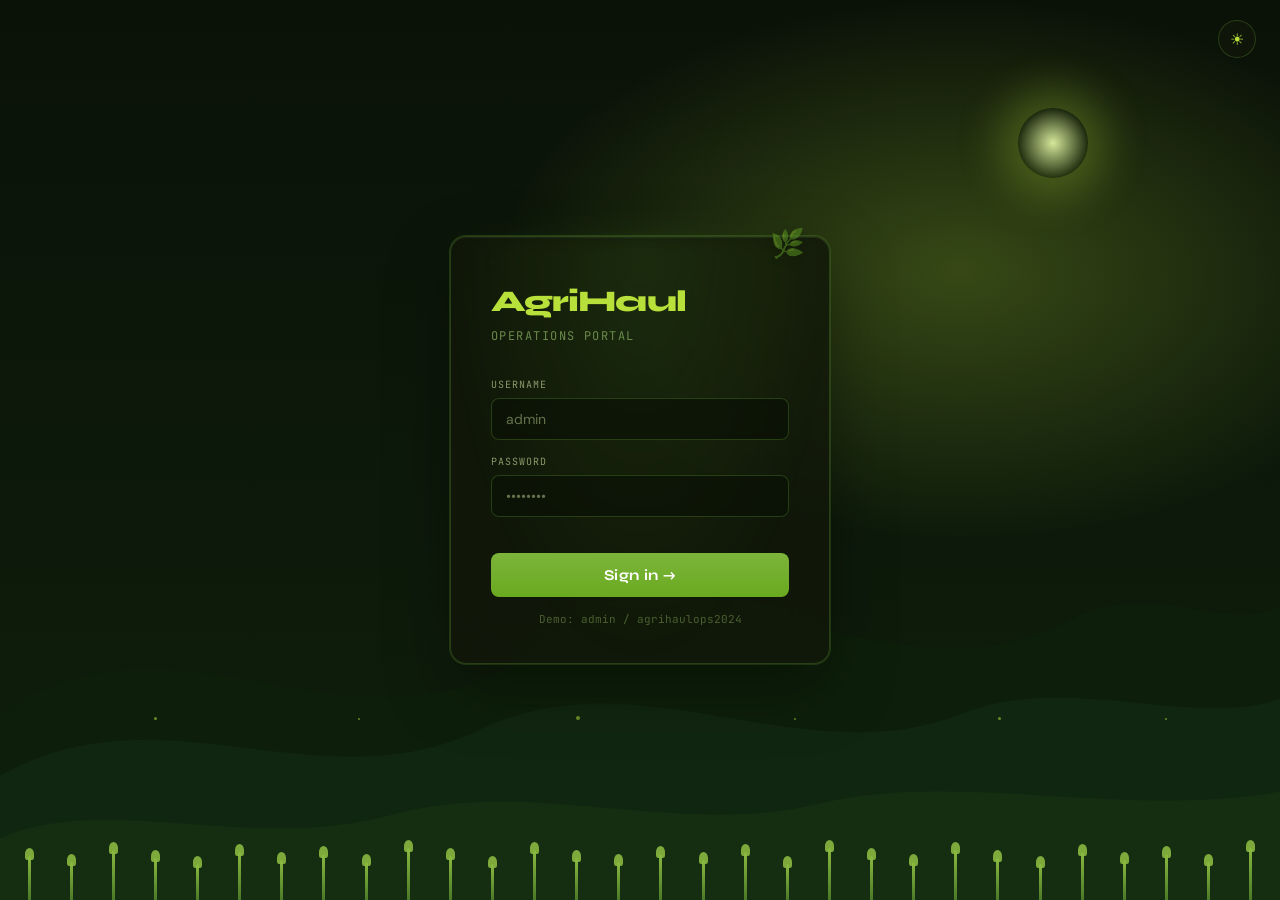
<file: index.html>
<!DOCTYPE html>
<html lang="en">
<head>
<meta charset="UTF-8">
<meta name="viewport" content="width=device-width, initial-scale=1.0">
<title>AgriHaul Ops</title>

<!-- Google Fonts — Syne (display), DM Sans (body), JetBrains Mono (code) -->
<link rel="preconnect" href="https://fonts.googleapis.com">
<link rel="preconnect" href="https://fonts.gstatic.com" crossorigin>
<link href="https://fonts.googleapis.com/css2?family=Syne:wght@600;700;800&family=DM+Sans:wght@300;400;500&family=JetBrains+Mono:wght@400;500&display=swap" rel="stylesheet">

<!-- ============================================================
     STYLESHEETS
     theme.css  — dark/light CSS variables
     app.css    — all component styles
     ============================================================ -->
<link rel="stylesheet" href="css/theme.css">
<link rel="stylesheet" href="css/app.css">
</head>
<body>

<!-- ============================================================
     LOGIN SCREEN — Farm/grass aesthetic with dark+light themes
     Credentials: js/config.js → APP.DEMO_USERNAME / APP.DEMO_PASSWORD
     ============================================================ -->
<div id="loginScreen">
  <button class="login-theme-btn" id="loginThemeBtn" onclick="toggleTheme()" title="Toggle dark/light mode">☀</button>
  <div class="login-bg" aria-hidden="true">
    <div class="login-sky"></div>
    <div class="login-orb"></div>
    <svg class="login-hills" viewBox="0 0 1440 320" preserveAspectRatio="none" xmlns="http://www.w3.org/2000/svg">
      <path class="hill hill-back"  d="M0,200 C200,120 400,240 600,160 C800,80 1000,200 1200,140 C1300,110 1380,150 1440,130 L1440,320 L0,320 Z"/>
      <path class="hill hill-mid"   d="M0,240 C180,180 360,260 540,210 C720,160 900,240 1080,200 C1200,172 1340,210 1440,190 L1440,320 L0,320 Z"/>
      <path class="hill hill-front" d="M0,280 C120,250 280,290 440,265 C600,240 760,280 920,258 C1080,236 1260,268 1440,250 L1440,320 L0,320 Z"/>
    </svg>
    <div class="login-wheat">
      <div class="wheat-row">
        <div class="stalk" style="--d:0s;--h:44px"></div><div class="stalk" style="--d:.15s;--h:38px"></div>
        <div class="stalk" style="--d:.3s;--h:50px"></div><div class="stalk" style="--d:.05s;--h:42px"></div>
        <div class="stalk" style="--d:.4s;--h:36px"></div><div class="stalk" style="--d:.2s;--h:48px"></div>
        <div class="stalk" style="--d:.1s;--h:40px"></div><div class="stalk" style="--d:.35s;--h:46px"></div>
        <div class="stalk" style="--d:.25s;--h:38px"></div><div class="stalk" style="--d:.45s;--h:52px"></div>
        <div class="stalk" style="--d:.0s;--h:44px"></div><div class="stalk" style="--d:.15s;--h:36px"></div>
        <div class="stalk" style="--d:.3s;--h:50px"></div><div class="stalk" style="--d:.08s;--h:42px"></div>
        <div class="stalk" style="--d:.4s;--h:38px"></div><div class="stalk" style="--d:.22s;--h:46px"></div>
        <div class="stalk" style="--d:.12s;--h:40px"></div><div class="stalk" style="--d:.38s;--h:48px"></div>
        <div class="stalk" style="--d:.28s;--h:36px"></div><div class="stalk" style="--d:.5s;--h:52px"></div>
        <div class="stalk" style="--d:.0s;--h:44px"></div><div class="stalk" style="--d:.18s;--h:38px"></div>
        <div class="stalk" style="--d:.33s;--h:50px"></div><div class="stalk" style="--d:.06s;--h:42px"></div>
        <div class="stalk" style="--d:.42s;--h:36px"></div><div class="stalk" style="--d:.24s;--h:48px"></div>
        <div class="stalk" style="--d:.14s;--h:40px"></div><div class="stalk" style="--d:.36s;--h:46px"></div>
        <div class="stalk" style="--d:.26s;--h:38px"></div><div class="stalk" style="--d:.48s;--h:52px"></div>
      </div>
    </div>
    <div class="login-particles">
      <div class="particle" style="--x:12%;--d:0s;--s:3px"></div>
      <div class="particle" style="--x:28%;--d:1.2s;--s:2px"></div>
      <div class="particle" style="--x:45%;--d:2.4s;--s:4px"></div>
      <div class="particle" style="--x:62%;--d:0.8s;--s:2px"></div>
      <div class="particle" style="--x:78%;--d:3.1s;--s:3px"></div>
      <div class="particle" style="--x:91%;--d:1.7s;--s:2px"></div>
    </div>
  </div>
  <div class="login-card">
    <div class="login-leaf" aria-hidden="true">🌿</div>
    <div class="login-logo">AgriHaul</div>
    <div class="login-tagline">Operations Portal</div>
    <div class="login-field">
      <label>Username</label>
      <input type="text" id="loginUser" placeholder="admin" autocomplete="username">
    </div>
    <div class="login-field">
      <label>Password</label>
      <input type="password" id="loginPass" placeholder="••••••••" autocomplete="current-password">
    </div>
    <button class="login-btn" id="loginBtn" onclick="doLogin()">Sign in →</button>
    <p class="login-note">Demo: admin / agrihaulops2024</p>
  </div>
</div>


<!-- ============================================================
     MAIN APP SHELL (hidden until login)
     Grid: sidebar (240px) | main content
           topbar spans full width
     ============================================================ -->
<div class="app" id="mainApp">

  <!-- ── TOPBAR ──────────────────────────────────────────── -->
  <header class="topbar">
    <div class="topbar-logo">
      <div class="topbar-logo-dot"></div>
      AgriHaul
    </div>
    <div class="topbar-divider"></div>
    <!-- Client name comes from CONFIG.APP.CLIENT_NAME -->
    <div class="topbar-client" id="clientLabel">—</div>

    <div class="topbar-right">
      <div class="live-indicator">
        <div class="live-dot"></div>
        <span id="liveTime">--:--:--</span>
        &nbsp;·&nbsp; SMS live
      </div>
      <!-- Dark / Light toggle. State saved to localStorage. -->
      <button class="theme-toggle" id="themeBtn" onclick="toggleTheme()" title="Toggle dark/light mode">☀</button>
    </div>
  </header>

  <!-- ── SIDEBAR NAV ─────────────────────────────────────── -->
  <nav class="sidebar">
    <div class="nav-section-label">Monitor</div>

    <div class="nav-item active" data-page="dashboard" onclick="showPage('dashboard', this)">
      <svg viewBox="0 0 24 24" fill="none" stroke-width="1.5">
        <rect x="3" y="3" width="7" height="7" rx="1"/><rect x="14" y="3" width="7" height="7" rx="1"/>
        <rect x="3" y="14" width="7" height="7" rx="1"/><rect x="14" y="14" width="7" height="7" rx="1"/>
      </svg>
      Dashboard
    </div>

    <div class="nav-item" data-page="map" onclick="showPage('map', this)">
      <svg viewBox="0 0 24 24" fill="none" stroke-width="1.5">
        <polygon points="3 6 9 3 15 6 21 3 21 18 15 21 9 18 3 21"/>
        <line x1="9" y1="3" x2="9" y2="18"/><line x1="15" y1="6" x2="15" y2="21"/>
      </svg>
      Live Map
    </div>

    <div class="nav-item" data-page="requests" onclick="showPage('requests', this)">
      <svg viewBox="0 0 24 24" fill="none" stroke-width="1.5">
        <path d="M4 4h16v12H8l-4 4V4z"/><line x1="8" y1="9" x2="16" y2="9"/><line x1="8" y1="13" x2="13" y2="13"/>
      </svg>
      Requests
      <span class="nav-badge" id="requestsBadge">0</span>
    </div>

    <div class="nav-item" data-page="dispatch" onclick="showPage('dispatch', this)">
      <svg viewBox="0 0 24 24" fill="none" stroke-width="1.5">
        <path d="M9 5H7a2 2 0 0 0-2 2v12a2 2 0 0 0 2 2h10a2 2 0 0 0 2-2V7a2 2 0 0 0-2-2h-2"/>
        <rect x="9" y="3" width="6" height="4" rx="1"/>
        <path d="M9 12h6M9 16h4"/>
      </svg>
      Dispatch Log
      <span class="nav-badge" id="dispatchBadge">0</span>
    </div>

    <div class="nav-section-label">Manage</div>

    <div class="nav-item" data-page="trucks" onclick="showPage('trucks', this)">
      <svg viewBox="0 0 24 24" fill="none" stroke-width="1.5">
        <rect x="1" y="3" width="15" height="13" rx="1"/>
        <path d="M16 8h4l3 3v5h-7V8z"/>
        <circle cx="5.5" cy="18.5" r="2.5"/><circle cx="18.5" cy="18.5" r="2.5"/>
      </svg>
      Trucks
    </div>

    <div class="nav-item" data-page="farmers" onclick="showPage('farmers', this)">
      <svg viewBox="0 0 24 24" fill="none" stroke-width="1.5">
        <path d="M17 21v-2a4 4 0 0 0-4-4H5a4 4 0 0 0-4 4v2"/>
        <circle cx="9" cy="7" r="4"/>
        <path d="M23 21v-2a4 4 0 0 0-3-3.87M16 3.13a4 4 0 0 1 0 7.75"/>
      </svg>
      Farmers
    </div>

    <div class="nav-section-label">Account</div>
    <div class="nav-item" onclick="doLogout()">
      <svg viewBox="0 0 24 24" fill="none" stroke-width="1.5">
        <path d="M9 21H5a2 2 0 0 1-2-2V5a2 2 0 0 1 2-2h4"/>
        <polyline points="16 17 21 12 16 7"/><line x1="21" y1="12" x2="9" y2="12"/>
      </svg>
      Sign out
    </div>

    <!-- Sidebar footer stats -->
    <div class="sidebar-footer">
      <div class="sidebar-footer-row">
        <span>Available</span><span class="sidebar-stat" id="sf-available">—</span>
      </div>
      <div class="sidebar-footer-row">
        <span>En route</span><span class="sidebar-stat" id="sf-enroute">—</span>
      </div>
      <div class="sidebar-footer-row">
        <span>Farmers</span><span class="sidebar-stat" id="sf-farmers">—</span>
      </div>
    </div>
  </nav>


  <!-- ── MAIN CONTENT ────────────────────────────────────── -->
  <main class="main">

    <!-- ================================================== -->
    <!--  PAGE: DASHBOARD                                   -->
    <!-- ================================================== -->
    <div class="page active" id="page-dashboard">
      <div class="page-header">
        <div>
          <div class="page-title">Operations Overview</div>
          <div class="page-subtitle">Live fleet + dispatch summary</div>
        </div>
      </div>

      <!-- Metric cards — values filled by renderMetrics() in tables.js -->
      <div class="metrics-grid">
        <div class="metric-card green">
          <div class="metric-label">Available trucks</div>
          <div class="metric-value" id="m-available">—</div>
          <div class="metric-sub" id="m-available-sub">loading…</div>
        </div>
        <div class="metric-card amber">
          <div class="metric-label">Dispatches today</div>
          <div class="metric-value" id="m-dispatched">—</div>
          <div class="metric-sub">trips completed</div>
        </div>
        <div class="metric-card blue">
          <div class="metric-label">Weight collected today</div>
          <div class="metric-value" id="m-weight">—</div>
          <div class="metric-sub">total produce</div>
        </div>
        <div class="metric-card">
          <div class="metric-label">Registered farmers</div>
          <div class="metric-value" id="m-farmers">—</div>
          <div class="metric-sub">in your network</div>
        </div>
      </div>

      <div class="two-col">
        <!-- Recent dispatches -->
        <div>
          <div class="section-head">
            <div class="section-title">Recent dispatches</div>
            <div class="section-rule"></div>
            <div class="section-btn" onclick="showPage('dispatch', document.querySelector('[data-page=dispatch]'))">View all →</div>
          </div>
          <div class="table-card">
            <table>
              <thead><tr>
                <th>Time</th><th>Farmer</th><th>Village</th>
                <th>Weight</th><th>Driver</th><th>Dist.</th>
              </tr></thead>
              <tbody id="recentDispatchTable"></tbody>
            </table>
          </div>
        </div>

        <!-- Truck status snapshot -->
        <div>
          <div class="section-head">
            <div class="section-title">Fleet snapshot</div>
            <div class="section-rule"></div>
          </div>
          <div class="table-card">
            <table>
              <thead><tr><th>Truck</th><th>Driver</th><th>Status</th></tr></thead>
              <tbody id="dashTruckTable"></tbody>
            </table>
          </div>
        </div>
      </div>
    </div><!-- /dashboard -->


    <!-- ================================================== -->
    <!--  PAGE: LIVE MAP                                    -->
    <!--  Pins rendered by js/map.js using Lat/Lon from     -->
    <!--  your Google Sheet.                                -->
    <!--  MAP_BOUNDS in map.js covers West Africa.          -->
    <!-- ================================================== -->
    <!-- ================================================== -->
    <!--  PAGE: REQUESTS                                    -->
    <!--  Source: Requests sheet (raw inbound SMS, Phone/    -->
    <!--  Raw/ReceivedAt), parsed client-side in intake.js.  -->
    <!--  SMS only, no WhatsApp or app-based intake.         -->
    <!-- ================================================== -->
    <div class="page" id="page-requests">
      <div class="page-header">
        <div>
          <div class="page-title">Incoming Requests</div>
          <div class="page-subtitle">SMS intake · NAME - PRODUCT - QUANTITY - LOCATION</div>
        </div>
      </div>

      <div class="table-card" style="padding:16px; margin-bottom:16px;">
        <label class="form-label" for="intakeText">Paste incoming SMS (one per line)</label>
        <textarea id="intakeText" class="form-input" rows="3" style="width:100%; margin:8px 0; resize:vertical; font-family:var(--font-mono); font-size:12px;"
          placeholder="KWAME - RED OIL - 200L - AJUMAKO"></textarea>
        <div class="form-actions">
          <button class="btn btn-primary" onclick="ingestMessages()">Ingest messages</button>
          <button class="btn btn-ghost" onclick="loadIntakeExample()">Load example</button>
          <button class="btn btn-ghost" onclick="simulateIncomingSMS()">+ Simulate incoming SMS</button>
        </div>
      </div>

      <div class="search-row">
        <input class="search-input" type="text" id="requestSearch"
          placeholder="Search phone, message, name, product…"
          oninput="filterRequests()">
      </div>
      <div class="table-card">
        <table>
          <thead><tr>
            <th>Received</th><th>Phone</th><th>Raw message</th>
            <th>Parsed</th><th>Status</th><th>Action</th>
          </tr></thead>
          <tbody id="requestsTable"></tbody>
        </table>
      </div>
    </div><!-- /requests -->


    <div class="page" id="page-map">
      <div class="page-header">
        <div>
          <div class="page-title">Live Map</div>
          <div class="page-subtitle">Truck & farmer GPS positions · updates when drivers SMS LOC</div>
        </div>
      </div>
      <div class="map-card">
        <div class="map-toolbar">
          <div class="map-toolbar-title">Field overview — West Africa</div>
          <div class="map-legend">
            <div class="legend-item"><div class="legend-dot" style="background:var(--green)"></div>Available</div>
            <div class="legend-item"><div class="legend-dot" style="background:var(--amber)"></div>En Route</div>
            <div class="legend-item"><div class="legend-dot" style="background:var(--red)"></div>Maintenance</div>
            <div class="legend-item"><div class="legend-sq" style="background:var(--blue)"></div>Farmer</div>
          </div>
        </div>
        <!-- mapCanvas is the positioning parent for all truck/farmer pins -->
        <div class="map-canvas" id="mapCanvas">
          <div class="map-tooltip" id="mapTooltip"></div>
        </div>
      </div>
    </div><!-- /map -->


    <!-- ================================================== -->
    <!--  PAGE: DISPATCH LOG                                -->
    <!--  Data comes from DispatchLog sheet.               -->
    <!--  Make.com auto-appends a row after every dispatch. -->
    <!-- ================================================== -->
    <div class="page" id="page-dispatch">
      <div class="page-header">
        <div>
          <div class="page-title">Dispatch Log</div>
          <div class="page-subtitle">All dispatch records · auto-updated by Make.com</div>
        </div>
      </div>
      <div class="search-row">
        <input class="search-input" type="text" id="dispatchSearch"
          placeholder="Search farmer, village, driver, truck ID…"
          oninput="filterDispatch()">
        <!-- Simulate button is for demo/testing only. Remove in production. -->
        <button class="btn btn-ghost" onclick="simulateDispatch()">+ Simulate</button>
      </div>
      <div class="table-card">
        <table>
          <thead><tr>
            <th>Date</th><th>Time</th><th>Farmer</th><th>Village</th>
            <th>Weight KG</th><th>Driver</th><th>Truck</th><th>Distance</th>
          </tr></thead>
          <tbody id="dispatchTable"></tbody>
        </table>
      </div>
    </div><!-- /dispatch -->


    <!-- ================================================== -->
    <!--  PAGE: TRUCKS                                      -->
    <!--  Source: Trucks sheet in Google Sheets.           -->
    <!--  Columns: TruckID, DriverName, Phone, Status,     -->
    <!--           Lat, Lon, LastUpdated                    -->
    <!-- ================================================== -->
    <div class="page" id="page-trucks">
      <div class="page-header">
        <div>
          <div class="page-title">Fleet Management</div>
          <div class="page-subtitle">All trucks · Toggle status · Add new</div>
        </div>
      </div>
      <div class="search-row">
        <input class="search-input" type="text" id="truckSearch"
          placeholder="Search truck ID or driver name…"
          oninput="filterTrucks()">
        <button class="btn btn-primary" onclick="openModal('addTruck')">+ Add truck</button>
      </div>
      <div class="table-card">
        <table>
          <thead><tr>
            <th>Truck ID</th><th>Driver</th><th>Phone</th>
            <th>Status</th><th>Lat</th><th>Lon</th><th>Last Updated</th><th></th>
          </tr></thead>
          <tbody id="truckTable"></tbody>
        </table>
      </div>
    </div><!-- /trucks -->


    <!-- ================================================== -->
    <!--  PAGE: FARMERS                                     -->
    <!--  Source: Farmers sheet in Google Sheets.          -->
    <!--  Columns: Name, Phone, Village, Lat, Lon,         -->
    <!--           Registered                               -->
    <!-- ================================================== -->
    <div class="page" id="page-farmers">
      <div class="page-header">
        <div>
          <div class="page-title">Farmer Registry</div>
          <div class="page-subtitle">All registered farmers</div>
        </div>
      </div>
      <div class="search-row">
        <input class="search-input" type="text" id="farmerSearch"
          placeholder="Search name, village, phone…"
          oninput="filterFarmers()">
        <button class="btn btn-primary" onclick="openModal('addFarmer')">+ Add farmer</button>
      </div>
      <div class="table-card">
        <table>
          <thead><tr>
            <th>Name</th><th>Phone</th><th>Village</th>
            <th>Lat</th><th>Lon</th><th>Registered</th>
          </tr></thead>
          <tbody id="farmerTable"></tbody>
        </table>
      </div>
    </div><!-- /farmers -->

  </main>
</div><!-- /mainApp -->


<!-- ============================================================
     MODAL: ADD TRUCK
     Adds to local state. To persist, add a Google Sheets API
     write call in addTruck() in app.js, or have ops staff
     add rows directly to the Google Sheet.
     ============================================================ -->
<div class="modal-overlay" id="modal-addTruck">
  <div class="modal">
    <div class="modal-header">
      <div class="modal-title">Add New Truck</div>
      <button class="modal-close" onclick="closeModal('addTruck')">✕</button>
    </div>
    <div class="form-grid">
      <div class="form-group">
        <label class="form-label">Truck ID *</label>
        <input class="form-input" id="f-truckId" placeholder="TRK-009">
      </div>
      <div class="form-group">
        <label class="form-label">Driver name *</label>
        <input class="form-input" id="f-driverName" placeholder="Full name">
      </div>
      <div class="form-group">
        <label class="form-label">Driver phone *</label>
        <input class="form-input" id="f-driverPhone" placeholder="+221 77 …">
        <span class="form-hint">This is the number that receives SMS dispatches</span>
      </div>
      <div class="form-group">
        <label class="form-label">Initial status</label>
        <select class="form-select" id="f-truckStatus">
          <option value="Available">Available</option>
          <option value="En Route">En Route</option>
          <option value="Maintenance">Maintenance</option>
        </select>
      </div>
      <div class="form-group">
        <label class="form-label">GPS Lat</label>
        <input class="form-input" id="f-truckLat" placeholder="14.6928">
      </div>
      <div class="form-group">
        <label class="form-label">GPS Lon</label>
        <input class="form-input" id="f-truckLon" placeholder="-17.4467">
      </div>
    </div>
    <div class="form-actions">
      <button class="btn btn-primary" onclick="addTruck()">Add truck</button>
      <button class="btn btn-ghost"   onclick="closeModal('addTruck')">Cancel</button>
    </div>
  </div>
</div>

<!-- ============================================================
     MODAL: ADD FARMER
     ============================================================ -->
<div class="modal-overlay" id="modal-addFarmer">
  <div class="modal">
    <div class="modal-header">
      <div class="modal-title">Add New Farmer</div>
      <button class="modal-close" onclick="closeModal('addFarmer')">✕</button>
    </div>
    <div class="form-grid">
      <div class="form-group">
        <label class="form-label">Full name *</label>
        <input class="form-input" id="f-farmerName" placeholder="Farmer name">
      </div>
      <div class="form-group">
        <label class="form-label">Phone *</label>
        <input class="form-input" id="f-farmerPhone" placeholder="+221 77 …">
        <span class="form-hint">This number sends SMS to trigger dispatch</span>
      </div>
      <div class="form-group">
        <label class="form-label">Village</label>
        <input class="form-input" id="f-farmerVillage" placeholder="Village name">
      </div>
      <div class="form-group">
        <label class="form-label">GPS Lat</label>
        <input class="form-input" id="f-farmerLat" placeholder="14.7833">
      </div>
      <div class="form-group" style="grid-column: 1">
        <label class="form-label">GPS Lon</label>
        <input class="form-input" id="f-farmerLon" placeholder="-16.9240">
      </div>
    </div>
    <div class="form-actions">
      <button class="btn btn-primary" onclick="addFarmer()">Register farmer</button>
      <button class="btn btn-ghost"   onclick="closeModal('addFarmer')">Cancel</button>
    </div>
  </div>
</div>

<!-- Toast notification -->
<div class="toast" id="toast"></div>


<!-- ============================================================
     SCRIPTS — load order matters:
     1. config.js   — must be first (CONFIG object)
     2. data.js     — uses CONFIG, exports loadAllData / sendSMS
     3. map.js      — uses statusClass from data.js
     4. tables.js   — uses statusBadge from data.js
     5. app.js      — uses everything above

     TO CONNECT GOOGLE SHEETS:
       Edit js/config.js → SHEETS.FARMERS_URL / TRUCKS_URL / DISPATCH_URL

     TO ENABLE SMS:
       Edit js/config.js → TWILIO keys

     TO ENABLE MAKE.COM AUTO-DISPATCH:
       Edit js/config.js → MAKE.WEBHOOK_URL
     ============================================================ -->
<script src="js/config.js"></script>
<script src="js/data.js"></script>
<script src="js/intake.js"></script>
<script src="js/map.js"></script>
<script src="js/tables.js"></script>
<script src="js/app.js"></script>

</body>
</html>
</file>
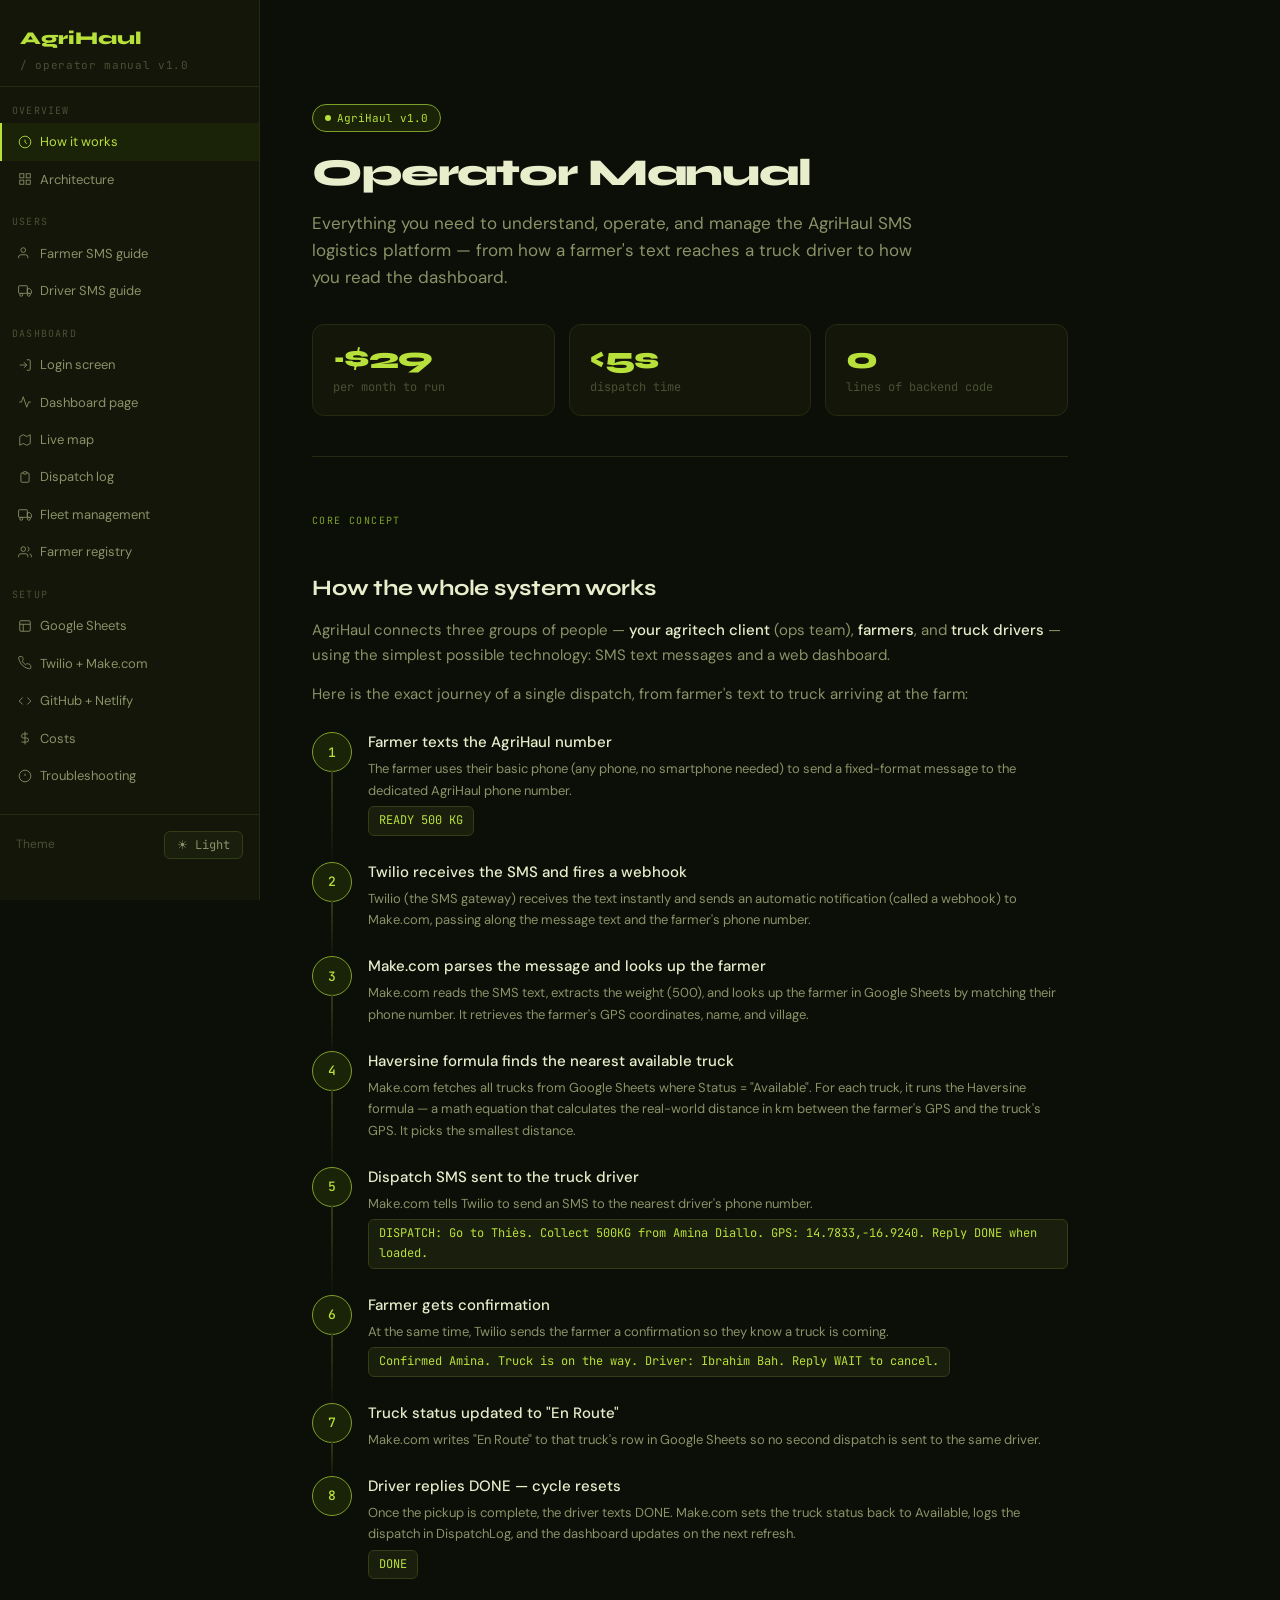
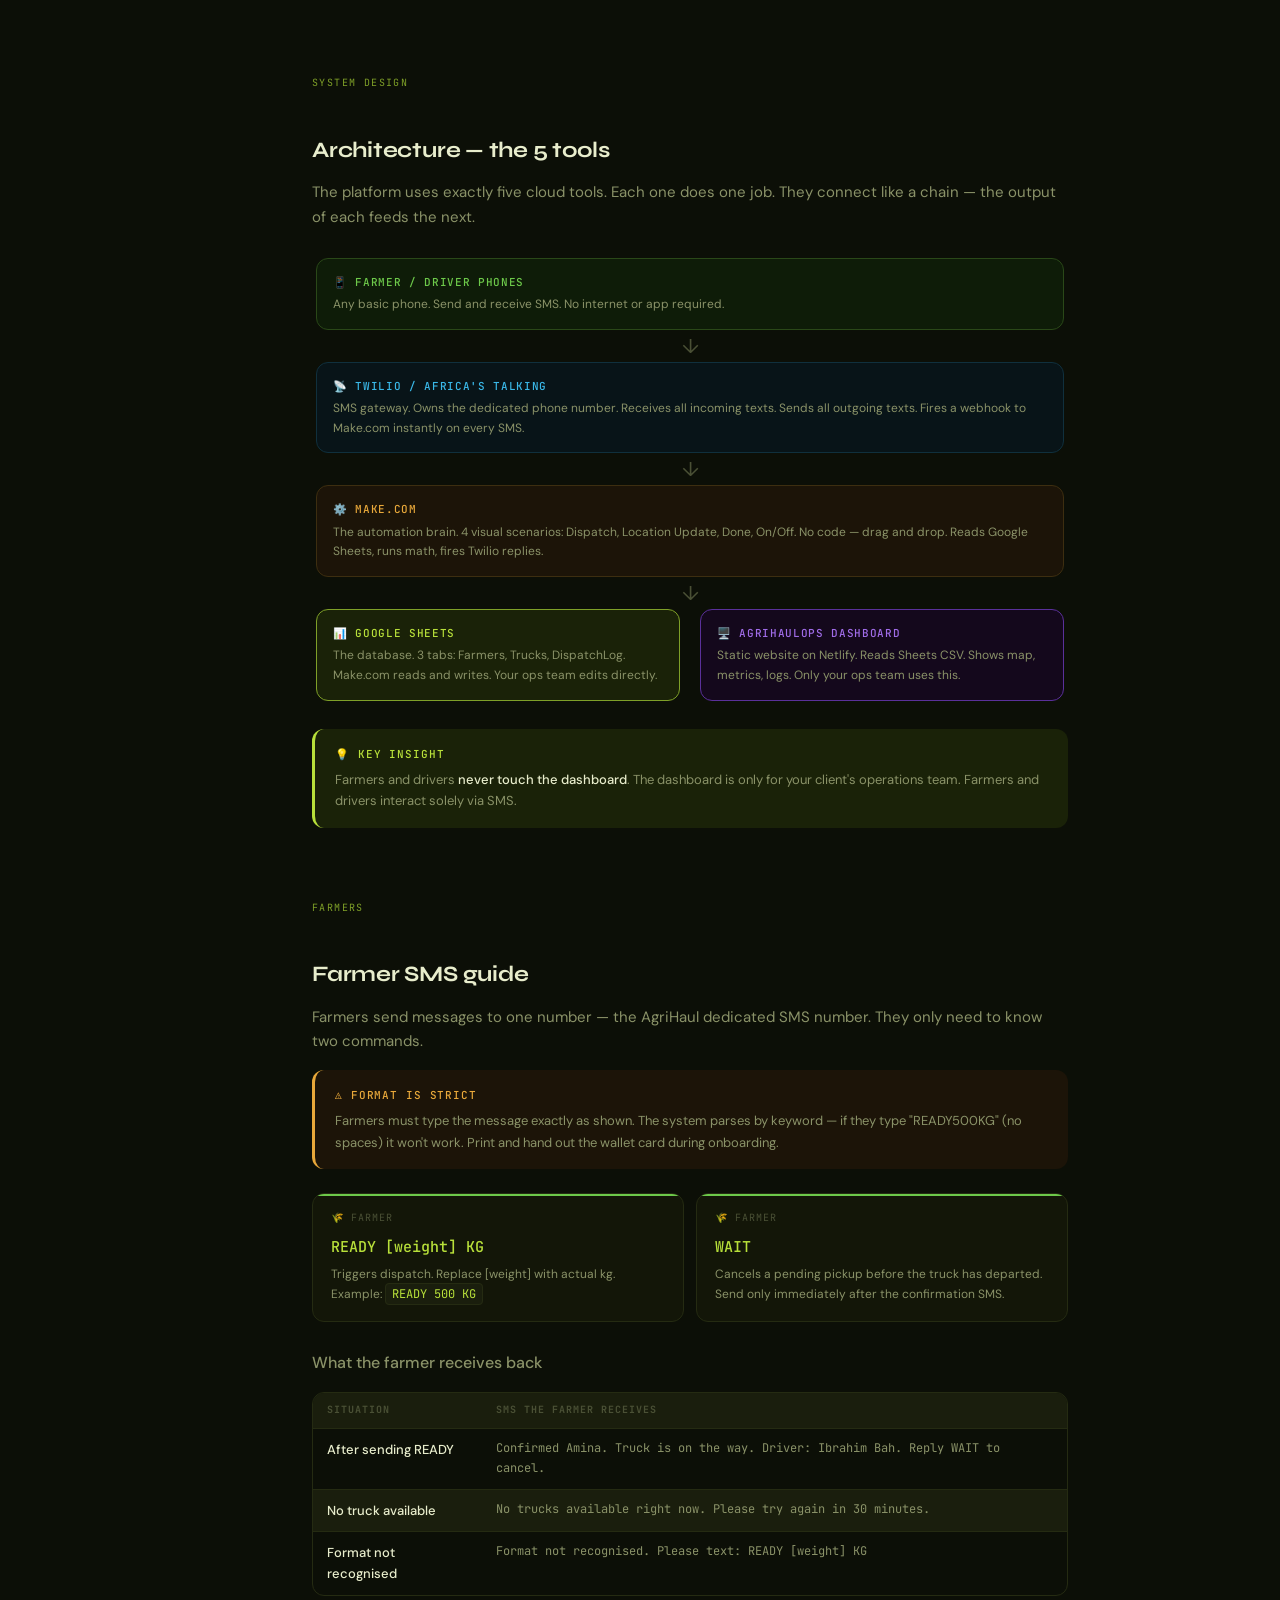
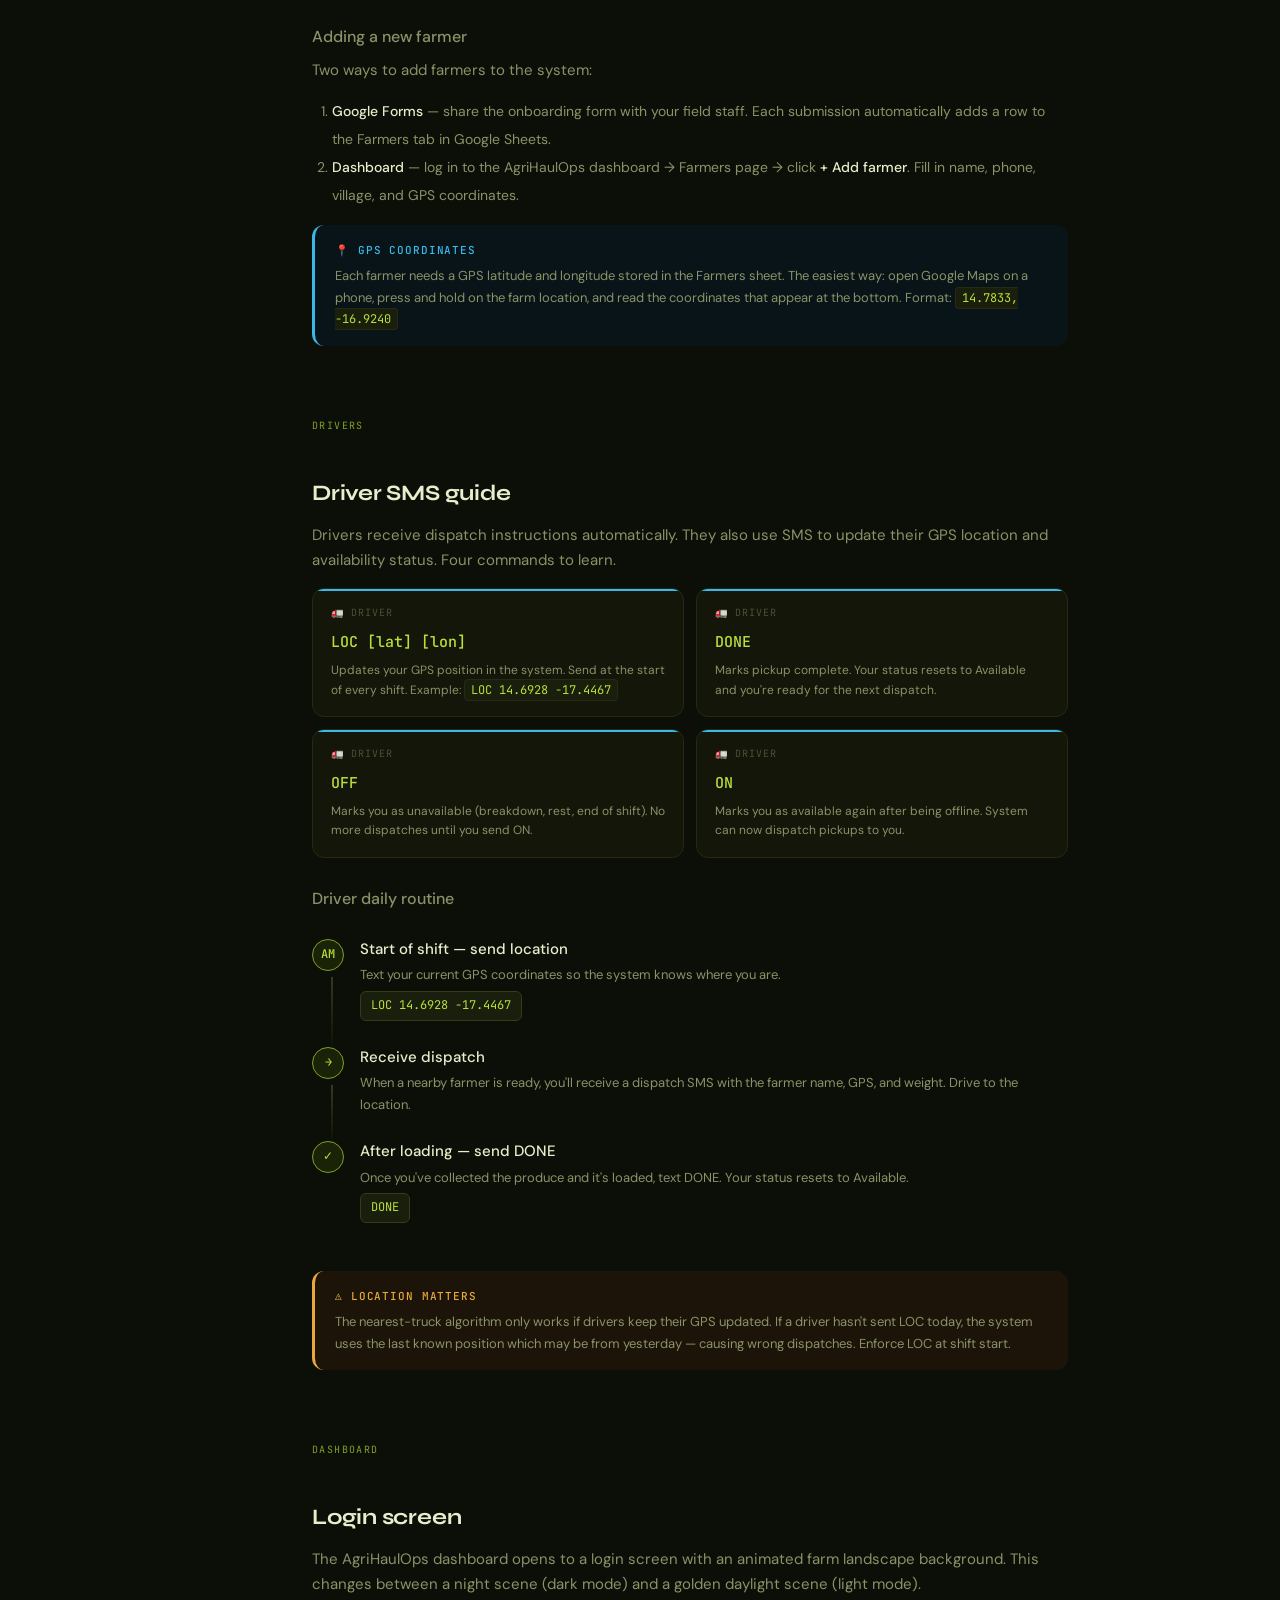
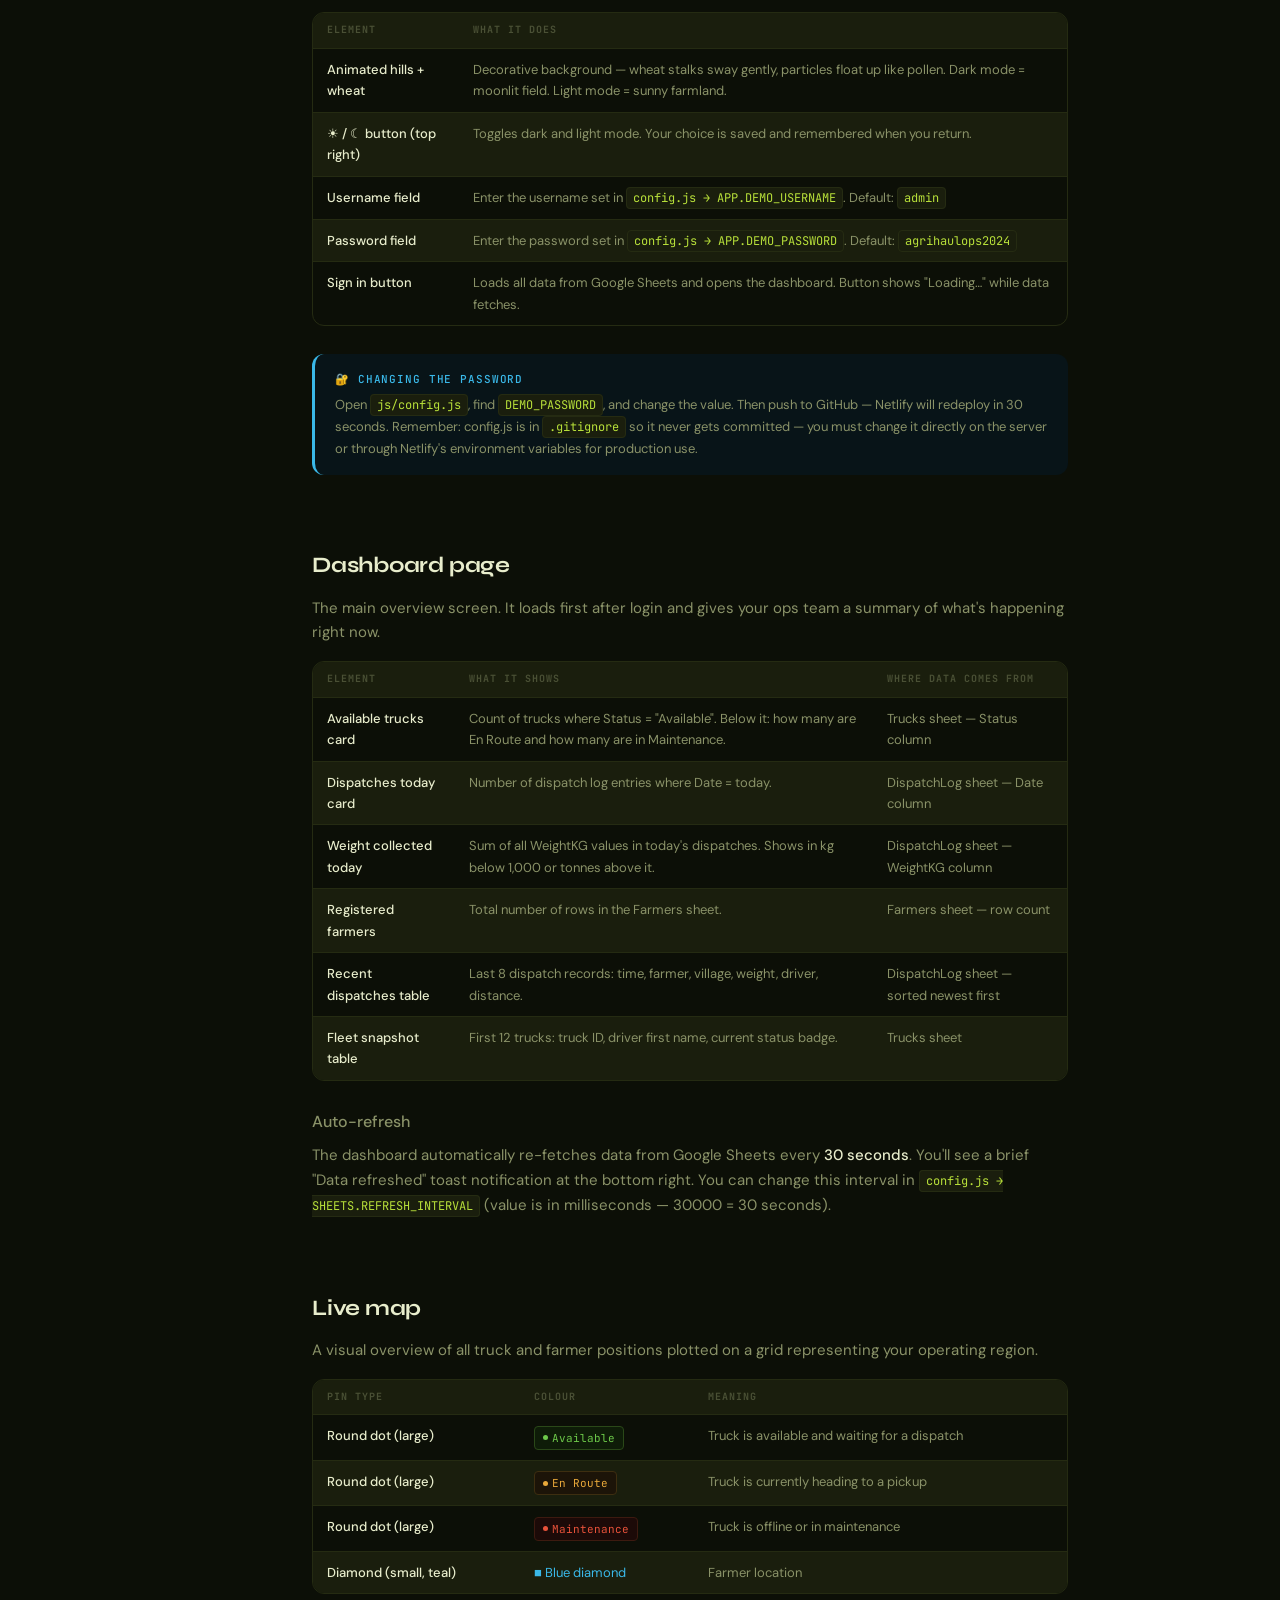
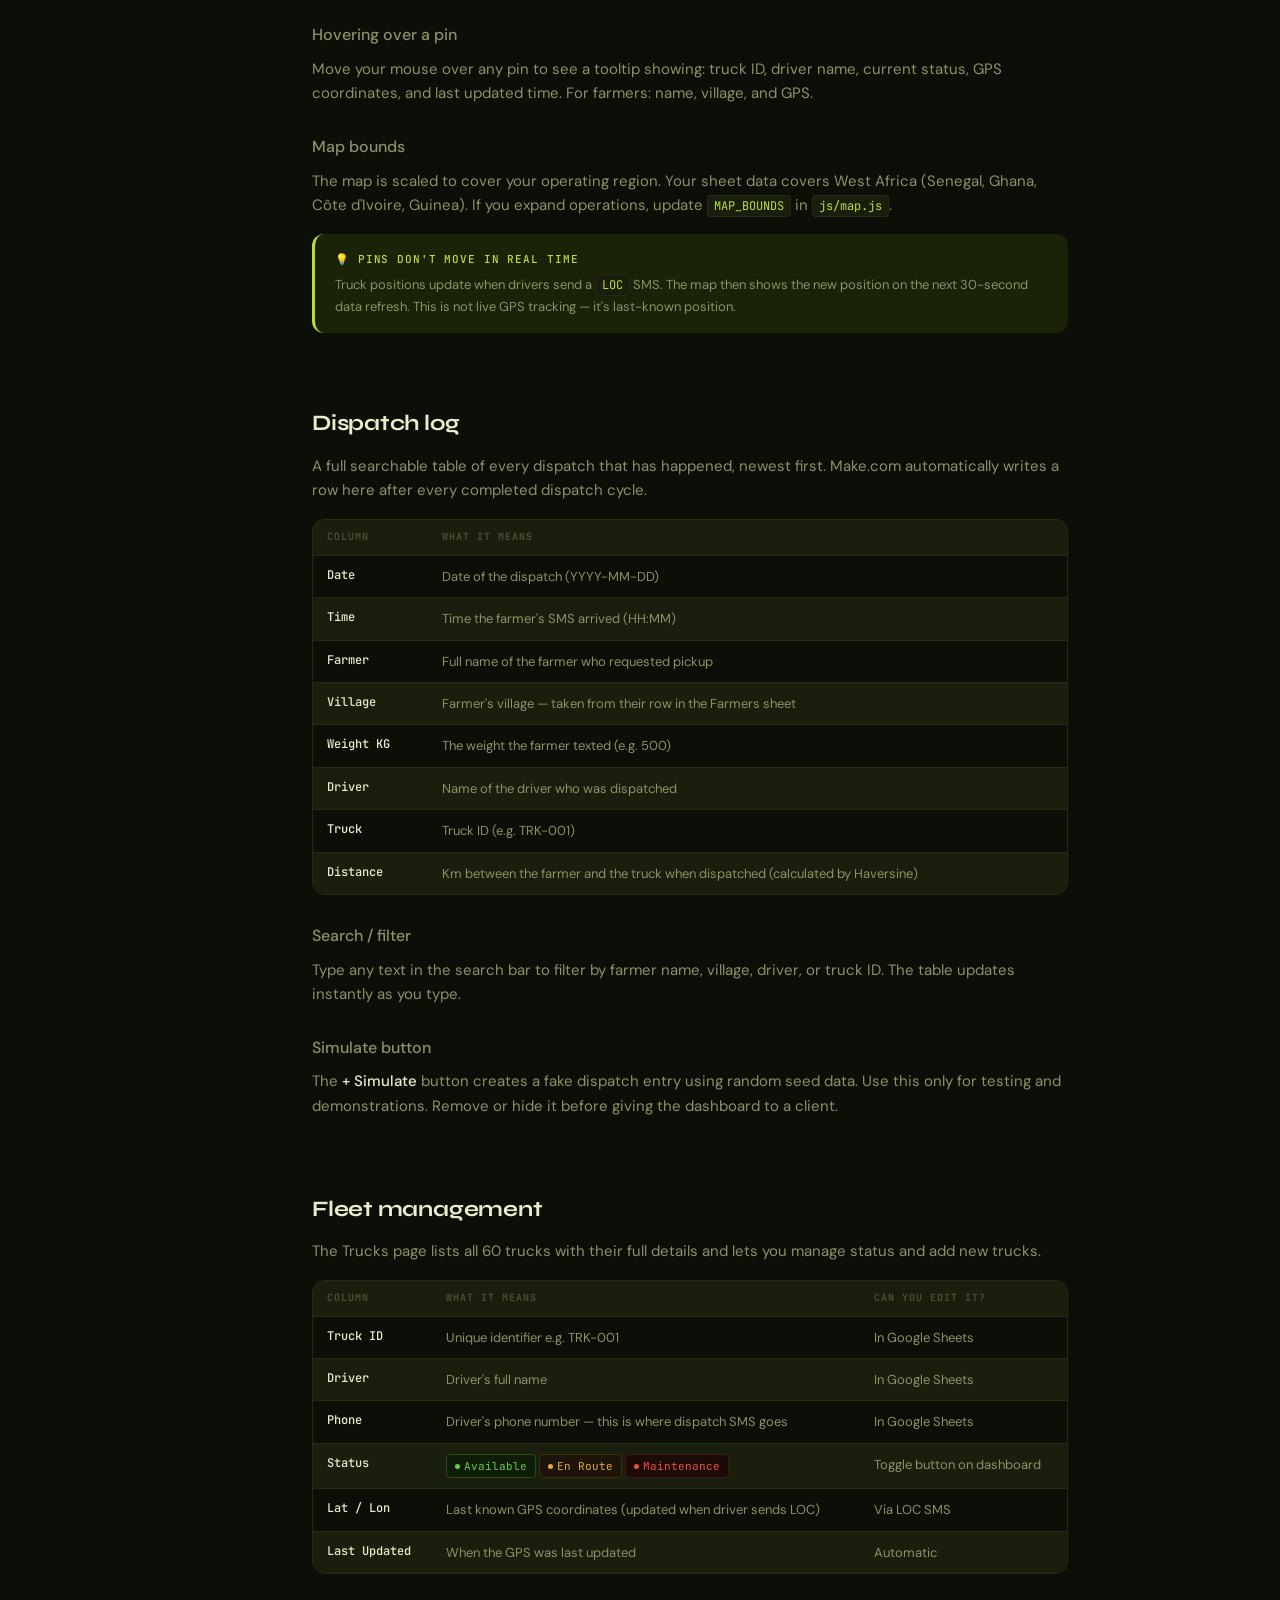
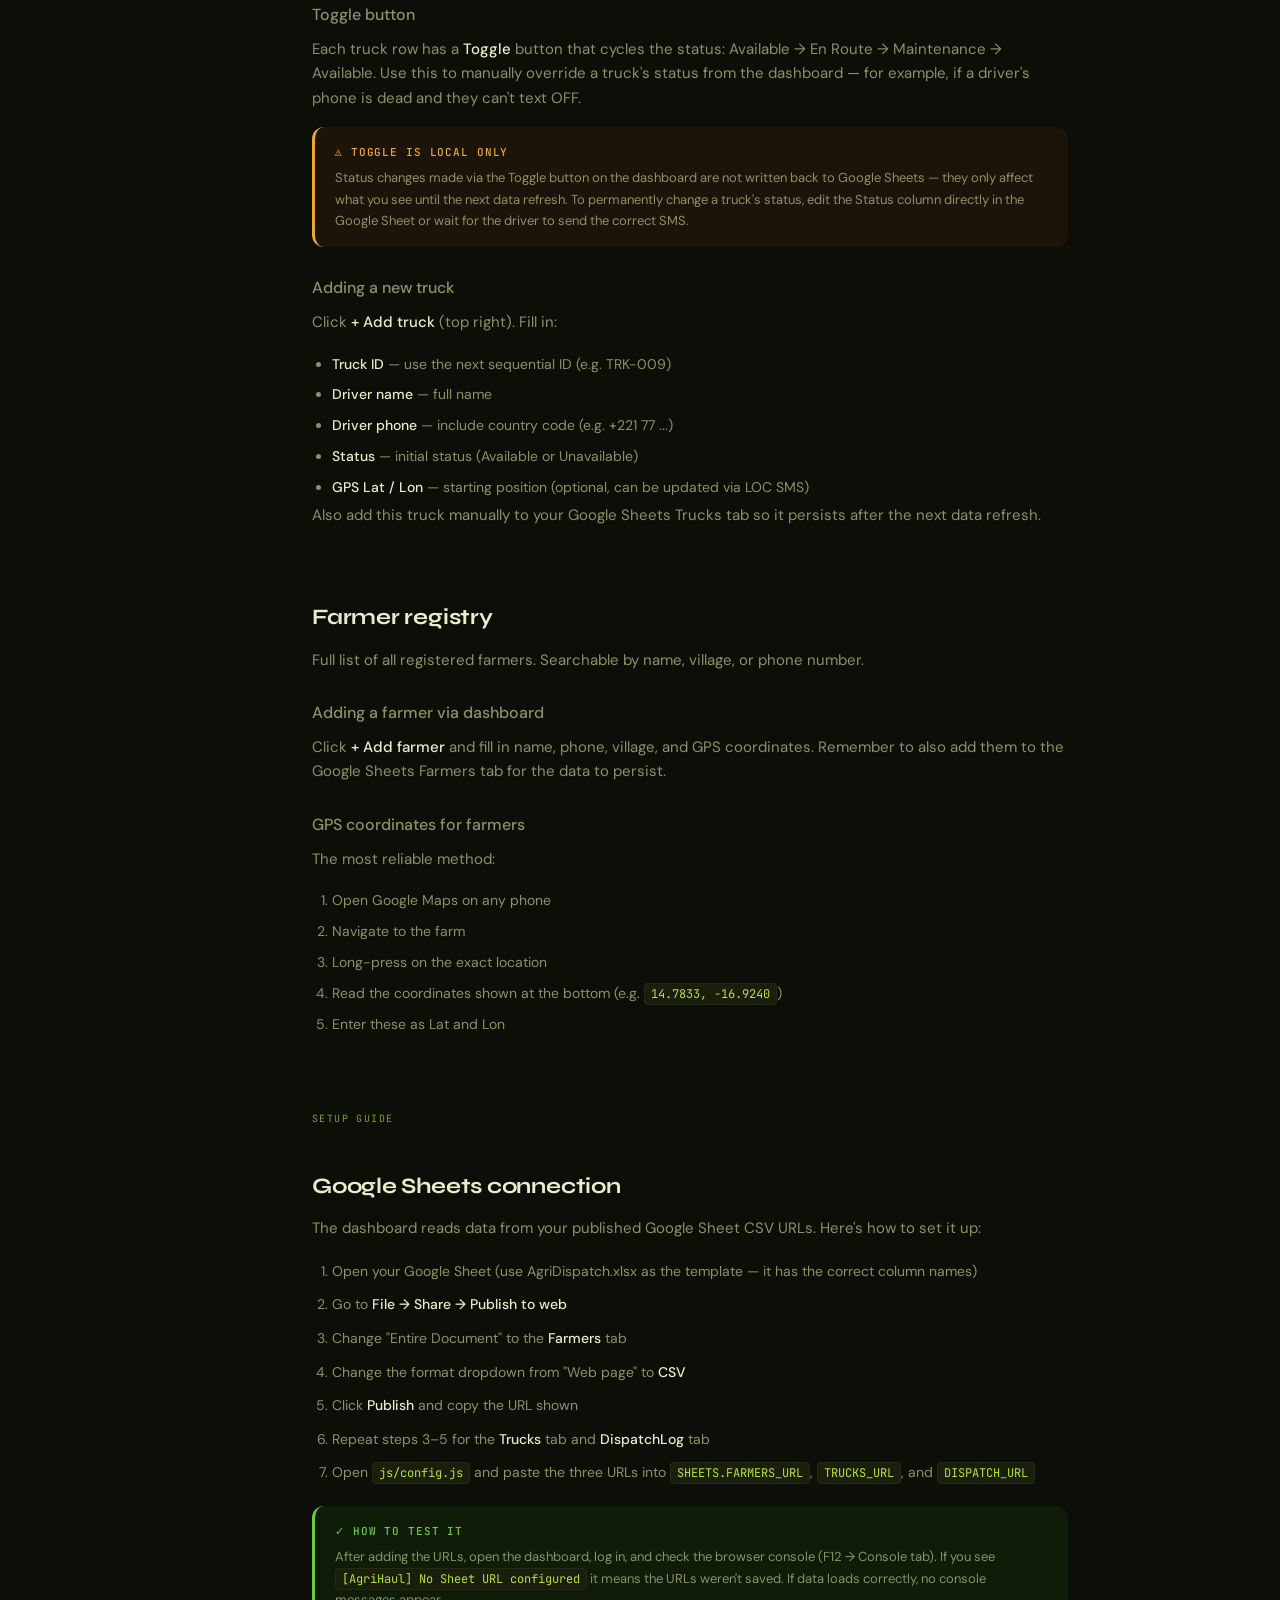
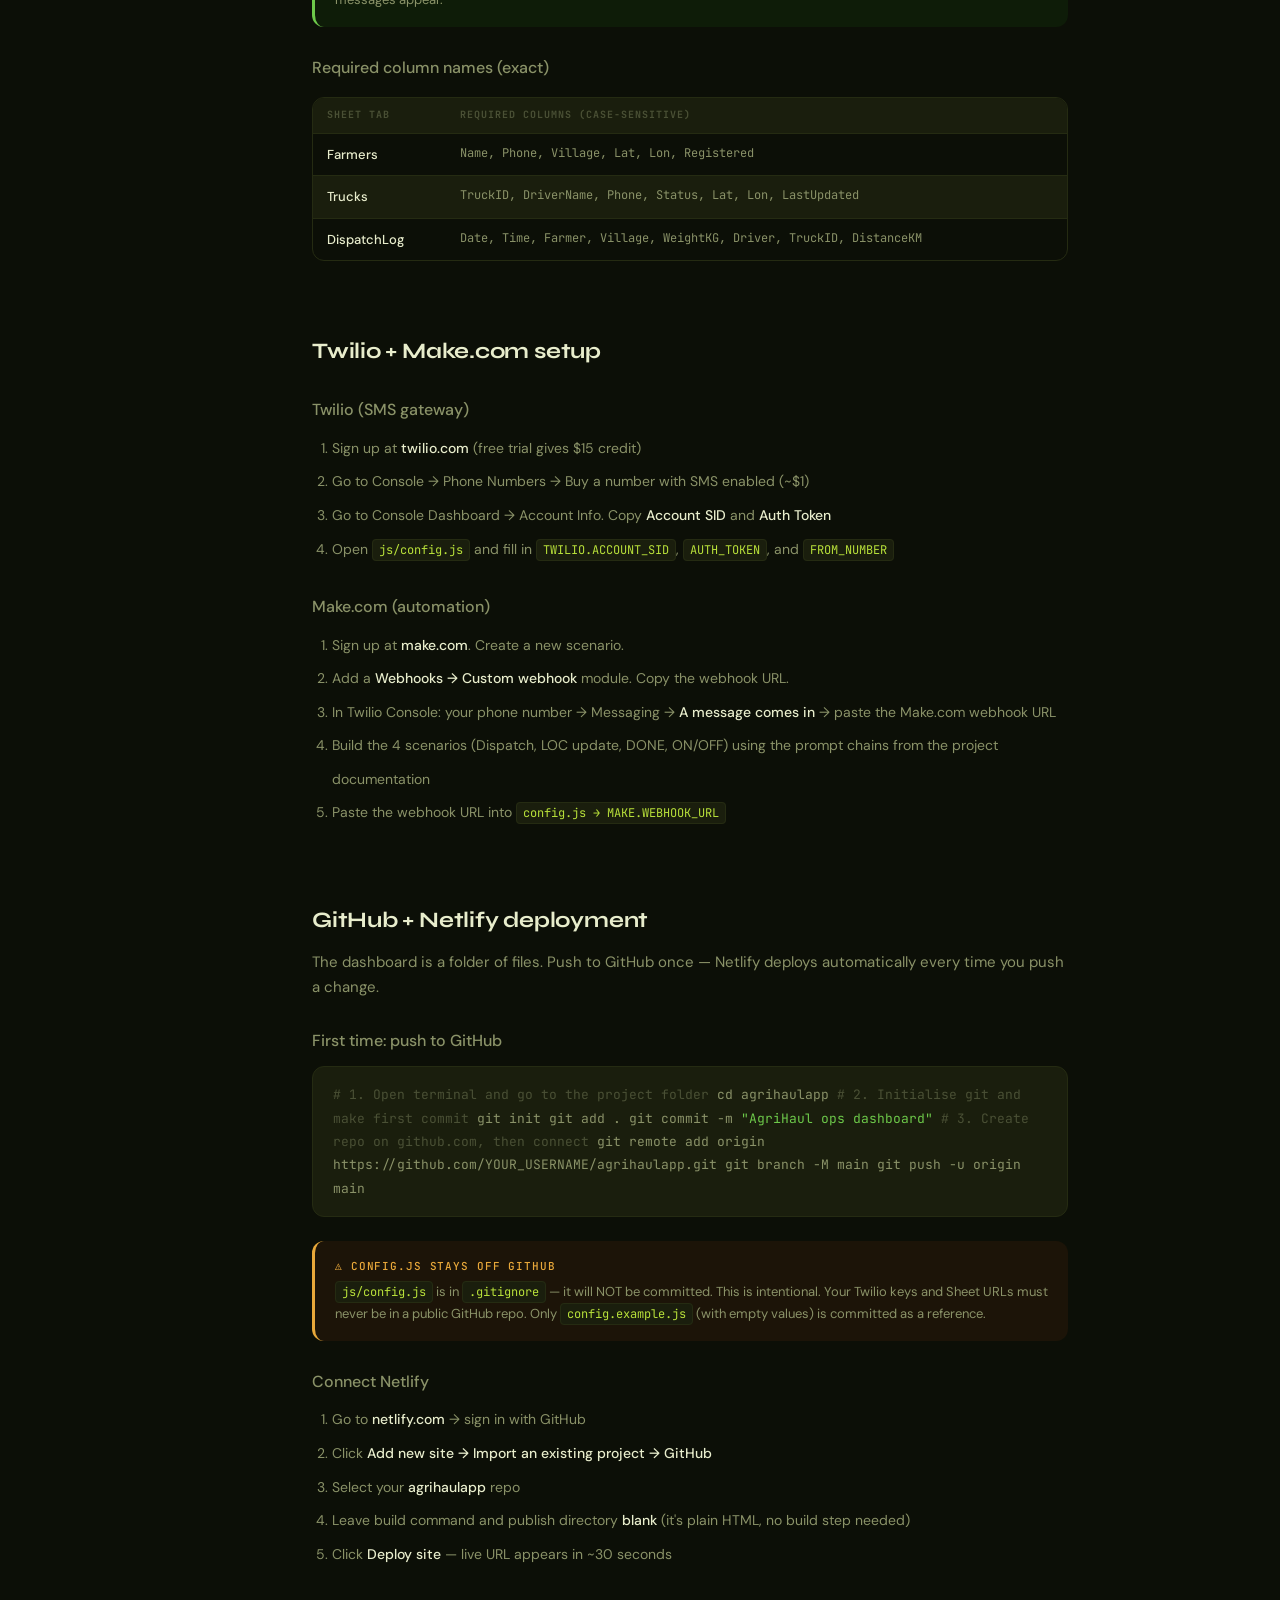
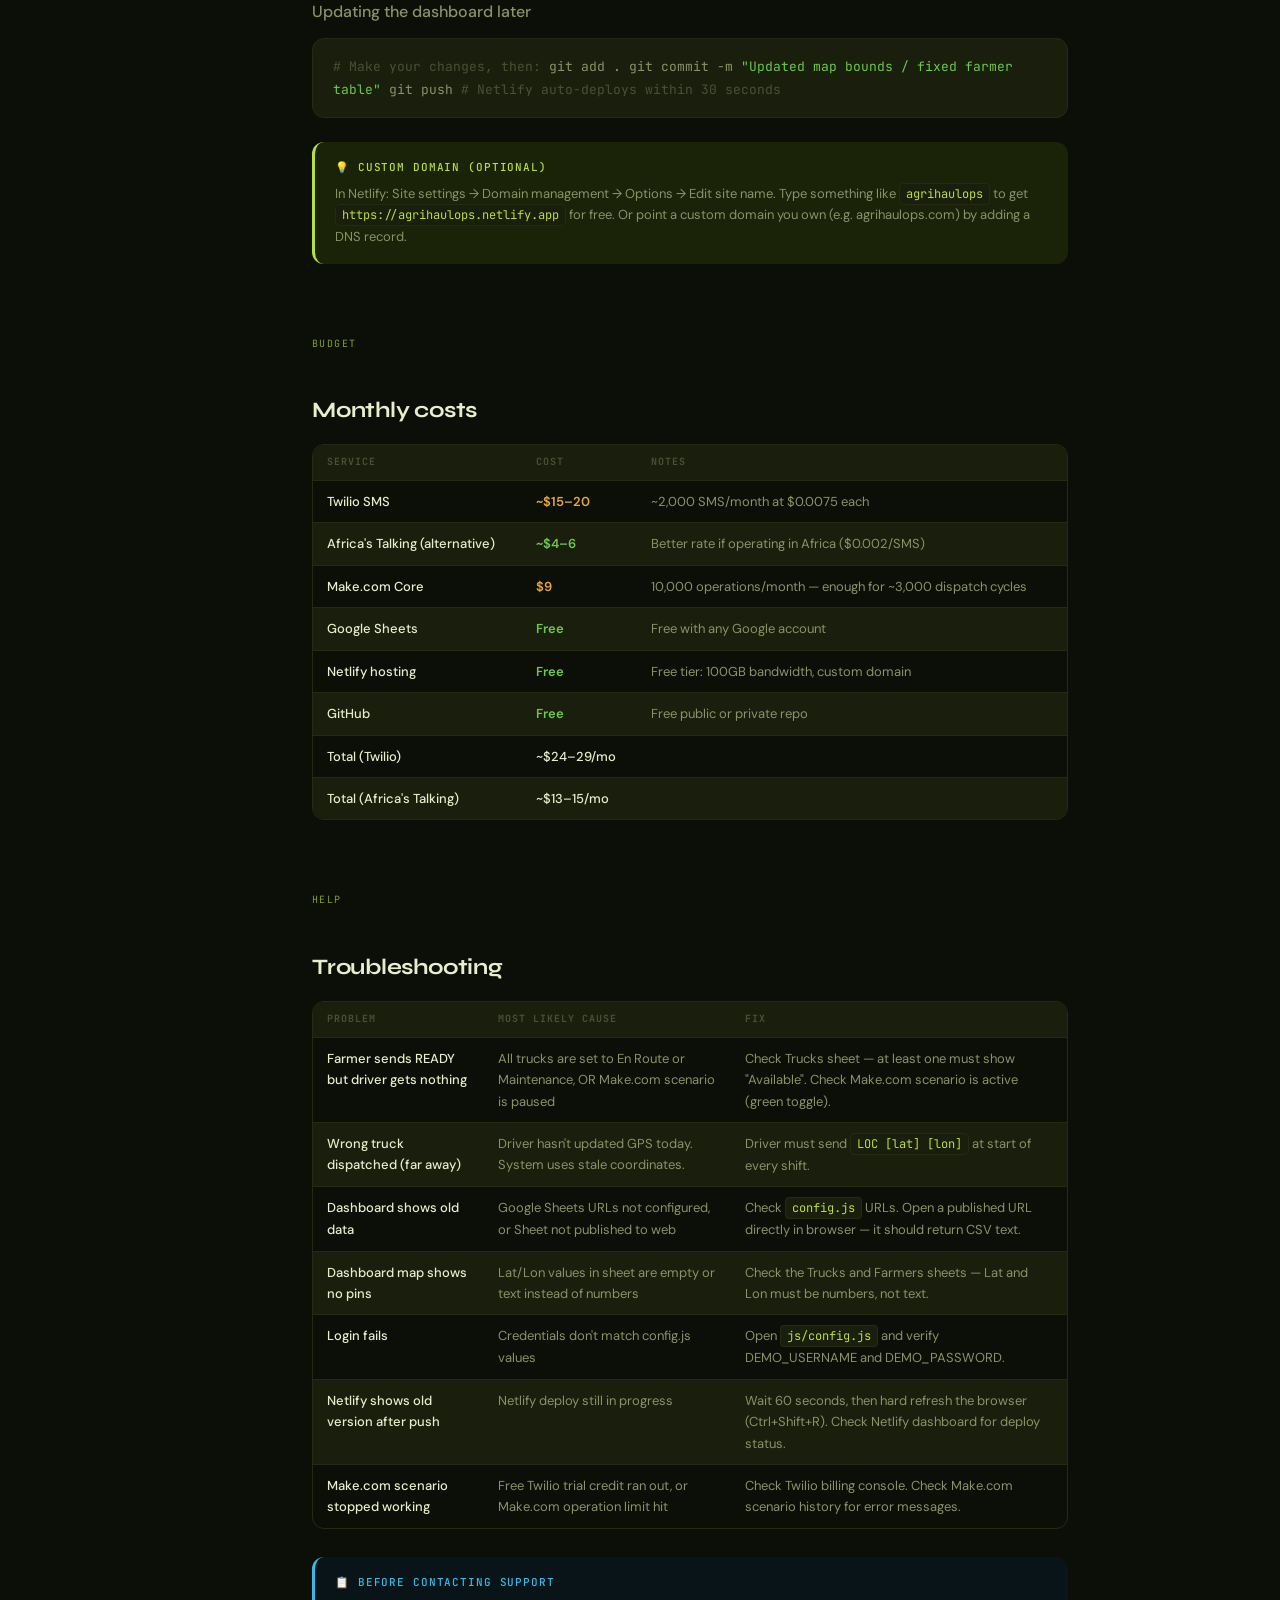
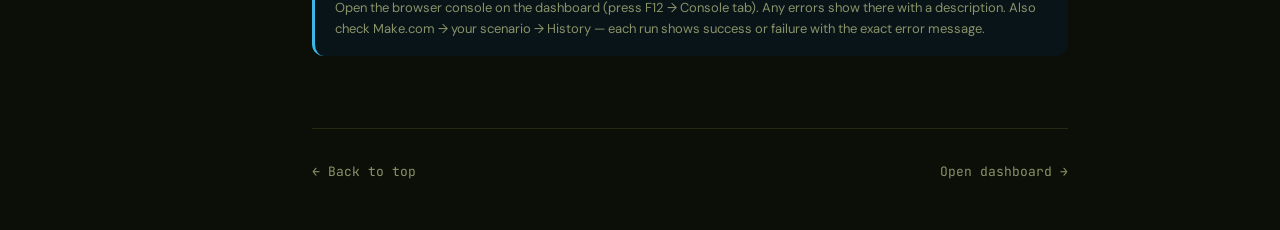
<file: manual.html>
<!DOCTYPE html>
<html lang="en">
<head>
<meta charset="UTF-8">
<meta name="viewport" content="width=device-width, initial-scale=1.0">
<title>AgriHaul — Operator Manual</title>
<link rel="preconnect" href="https://fonts.googleapis.com">
<link href="https://fonts.googleapis.com/css2?family=Syne:wght@600;700;800&family=DM+Sans:wght@300;400;500&family=JetBrains+Mono:wght@400;500&display=swap" rel="stylesheet">
<style>
:root {
  --bg:       #0c0f07; --surface: #131608; --raised: #1a1e0d;
  --border:   #252b12; --border2: #333d18;
  --accent:   #b8e03a; --accent-d:#7fa028; --accent-bg:#1a2208;
  --green:    #6dc94a; --green-bg:#0e1c08; --green-b: #2a4818;
  --amber:    #e8a83a; --amber-bg:#1c1408; --amber-b: #3d2e10;
  --red:      #e8523a; --red-bg:  #1c0a08; --red-b:   #3d1a10;
  --blue:     #3ab8e8; --blue-bg: #081418; --blue-b:  #10303d;
  --purple:   #a06ce8; --purple-bg:#14081c;
  --text:     #e8edcc; --text2:   #8a9268; --text3:   #4a5035;
  --font-d:   'Syne', sans-serif;
  --font-b:   'DM Sans', sans-serif;
  --font-m:   'JetBrains Mono', monospace;
  --r:6px; --r-lg:12px; --r-xl:18px;
  --shadow:   0 4px 24px rgba(0,0,0,0.5);
}
html.light {
  --bg:#f0f4e8; --surface:#ffffff; --raised:#e8edda;
  --border:#d4dcc0; --border2:#bcc8a4;
  --accent:#4a8a00; --accent-d:#306000; --accent-bg:#e4f0cc;
  --green:#2a8a18; --green-bg:#e8f5e4; --green-b:#a0d090;
  --amber:#a06000; --amber-bg:#fdf4e4; --amber-b:#e0c870;
  --red:#b83020; --red-bg:#fde8e4; --red-b:#e0a898;
  --blue:#1068a8; --blue-bg:#e4f4fc; --blue-b:#90c8e8;
  --purple:#7040c8; --purple-bg:#f0e8fc;
  --text:#1a1e08; --text2:#4a5430; --text3:#8a9468;
  --shadow:0 4px 24px rgba(0,0,0,0.10);
}
*,*::before,*::after{box-sizing:border-box;margin:0;padding:0}
html{scroll-behavior:smooth}
body{background:var(--bg);color:var(--text);font-family:var(--font-b);font-size:15px;line-height:1.65;-webkit-font-smoothing:antialiased}
::-webkit-scrollbar{width:5px}::-webkit-scrollbar-track{background:transparent}::-webkit-scrollbar-thumb{background:var(--border2);border-radius:3px}

/* LAYOUT */
.layout{display:grid;grid-template-columns:260px 1fr;min-height:100vh}

/* SIDEBAR */
.sidebar{position:sticky;top:0;height:100vh;overflow-y:auto;background:var(--surface);border-right:1px solid var(--border);padding:0 0 40px}
.sidebar-header{padding:24px 20px 12px;border-bottom:1px solid var(--border)}
.sidebar-logo{font-family:var(--font-d);font-size:18px;font-weight:800;color:var(--accent)}
.sidebar-sub{font-size:11px;color:var(--text3);font-family:var(--font-m);letter-spacing:.06em;margin-top:2px}
.nav-group{padding:16px 12px 4px;font-size:10px;letter-spacing:.12em;text-transform:uppercase;color:var(--text3);font-family:var(--font-m)}
.nav-link{display:flex;align-items:center;gap:8px;padding:8px 16px;font-size:13px;color:var(--text2);cursor:pointer;border-left:2px solid transparent;text-decoration:none;transition:all .15s}
.nav-link:hover{color:var(--text);background:var(--raised)}
.nav-link.active,.nav-link:target{color:var(--accent);border-left-color:var(--accent);background:var(--accent-bg)}
.nav-link svg{width:14px;height:14px;flex-shrink:0}
.sidebar-footer{padding:16px 16px 0;margin-top:20px;border-top:1px solid var(--border)}
.theme-row{display:flex;align-items:center;justify-content:space-between;font-size:12px;color:var(--text3)}
.theme-btn{padding:5px 12px;border-radius:var(--r);border:1px solid var(--border2);background:var(--raised);color:var(--text2);cursor:pointer;font-size:12px;font-family:var(--font-m);transition:all .15s}
.theme-btn:hover{border-color:var(--accent);color:var(--accent)}

/* MAIN */
.main{max-width:860px;padding:48px 52px;overflow-x:hidden}

/* SECTIONS */
section{margin-bottom:72px;scroll-margin-top:32px}
.section-label{font-family:var(--font-m);font-size:10px;letter-spacing:.14em;text-transform:uppercase;color:var(--accent-d);margin-bottom:10px}
h1{font-family:var(--font-d);font-size:38px;font-weight:800;letter-spacing:-.03em;color:var(--text);line-height:1.1;margin-bottom:16px}
h2{font-family:var(--font-d);font-size:22px;font-weight:700;color:var(--text);margin:40px 0 12px;letter-spacing:-.01em}
h3{font-family:var(--font-b);font-size:16px;font-weight:500;color:var(--text2);margin:28px 0 8px}
p{color:var(--text2);margin-bottom:14px;font-size:15px}
strong{color:var(--text);font-weight:500}
a{color:var(--accent);text-decoration:none}
a:hover{text-decoration:underline}

/* HERO */
.hero{padding:56px 0 40px;border-bottom:1px solid var(--border);margin-bottom:56px}
.hero-badge{display:inline-flex;align-items:center;gap:6px;background:var(--accent-bg);border:1px solid var(--accent-d);border-radius:20px;padding:4px 12px;font-size:11px;font-family:var(--font-m);color:var(--accent);margin-bottom:20px}
.hero-badge-dot{width:6px;height:6px;border-radius:50%;background:var(--accent);animation:pulse 2s ease infinite}
.hero p{font-size:17px;max-width:620px;line-height:1.6}
.hero-stats{display:grid;grid-template-columns:repeat(3,1fr);gap:14px;margin-top:32px}
.stat-card{background:var(--surface);border:1px solid var(--border);border-radius:var(--r-lg);padding:18px 20px}
.stat-value{font-family:var(--font-d);font-size:30px;font-weight:800;color:var(--accent);letter-spacing:-.03em;line-height:1}
.stat-label{font-size:12px;color:var(--text3);margin-top:5px;font-family:var(--font-m)}

/* FLOW DIAGRAM */
.flow{display:flex;flex-direction:column;gap:0;margin:24px 0}
.flow-step{display:flex;align-items:flex-start;gap:16px;position:relative}
.flow-step:not(:last-child)::after{content:'';position:absolute;left:19px;top:40px;bottom:-8px;width:2px;background:linear-gradient(180deg,var(--border2),transparent)}
.flow-num{width:40px;height:40px;border-radius:50%;background:var(--accent-bg);border:1.5px solid var(--accent-d);display:flex;align-items:center;justify-content:center;font-family:var(--font-m);font-size:13px;font-weight:500;color:var(--accent);flex-shrink:0;margin-top:2px}
.flow-content{flex:1;padding-bottom:24px}
.flow-title{font-weight:500;color:var(--text);margin-bottom:3px;font-size:15px}
.flow-desc{font-size:13px;color:var(--text2)}
.flow-sms{display:inline-block;background:var(--raised);border:1px solid var(--border2);border-radius:var(--r);padding:4px 10px;font-family:var(--font-m);font-size:12px;color:var(--accent);margin-top:5px}

/* TABLES */
.tbl-wrap{border:1px solid var(--border);border-radius:var(--r-lg);overflow:hidden;margin:16px 0 28px}
table{width:100%;border-collapse:collapse}
thead th{background:var(--raised);padding:9px 14px;text-align:left;font-size:10px;letter-spacing:.1em;text-transform:uppercase;color:var(--text3);font-family:var(--font-m);border-bottom:1px solid var(--border)}
tbody tr{border-bottom:1px solid var(--border)}
tbody tr:last-child{border-bottom:none}
tbody tr:nth-child(even){background:var(--raised)}
td{padding:10px 14px;font-size:13px;color:var(--text2);vertical-align:top}
td.hi{color:var(--text);font-weight:500}
td.mono{font-family:var(--font-m);font-size:12px}
td.green{color:var(--green);font-weight:600}
td.amber{color:var(--amber);font-weight:600}
td.red{color:var(--red);font-weight:500}

/* SMS COMMAND BOXES */
.cmd-grid{display:grid;grid-template-columns:1fr 1fr;gap:12px;margin:16px 0 28px}
.cmd-card{background:var(--surface);border:1px solid var(--border);border-radius:var(--r-lg);padding:16px 18px;position:relative;overflow:hidden}
.cmd-card::before{content:'';position:absolute;top:0;left:0;right:0;height:2px;background:var(--card-accent,var(--accent))}
.cmd-card.farmer{--card-accent:var(--green)}
.cmd-card.driver{--card-accent:var(--blue)}
.cmd-who{font-size:10px;letter-spacing:.1em;text-transform:uppercase;color:var(--text3);font-family:var(--font-m);margin-bottom:8px}
.cmd-text{font-family:var(--font-m);font-size:15px;color:var(--accent);font-weight:500;margin-bottom:6px}
.cmd-desc{font-size:12px;color:var(--text2)}

/* CALLOUT BOXES */
.callout{border-radius:var(--r-lg);padding:16px 20px;margin:16px 0 24px;border-left:3px solid}
.callout.info{background:var(--blue-bg);border-color:var(--blue)}
.callout.warn{background:var(--amber-bg);border-color:var(--amber)}
.callout.success{background:var(--green-bg);border-color:var(--green)}
.callout.tip{background:var(--accent-bg);border-color:var(--accent)}
.callout-title{font-size:11px;letter-spacing:.08em;text-transform:uppercase;font-family:var(--font-m);font-weight:500;margin-bottom:6px}
.callout.info .callout-title{color:var(--blue)}
.callout.warn .callout-title{color:var(--amber)}
.callout.success .callout-title{color:var(--green)}
.callout.tip .callout-title{color:var(--accent)}
.callout p{font-size:13px;margin-bottom:0}

/* CODE */
code{font-family:var(--font-m);font-size:12px;background:var(--raised);border:1px solid var(--border);border-radius:4px;padding:2px 6px;color:var(--accent)}
.code-block{background:var(--raised);border:1px solid var(--border);border-radius:var(--r-lg);padding:16px 20px;font-family:var(--font-m);font-size:13px;color:var(--text2);margin:12px 0 24px;overflow-x:auto;line-height:1.8}
.code-block .c{color:var(--text3)} /* comment */
.code-block .k{color:var(--accent)} /* keyword */
.code-block .v{color:var(--green)} /* value */

/* PAGE NAVIGATOR */
.page-nav{display:flex;justify-content:space-between;padding-top:32px;border-top:1px solid var(--border);margin-top:40px}
.page-nav a{font-size:13px;color:var(--text2);display:flex;align-items:center;gap:6px;font-family:var(--font-m);text-decoration:none}
.page-nav a:hover{color:var(--accent)}

/* ARCHITECTURE DIAGRAM */
.arch{display:flex;flex-direction:column;gap:0;margin:24px 0}
.arch-row{display:flex;align-items:stretch;gap:0;margin:0}
.arch-box{flex:1;background:var(--surface);border:1px solid var(--border);border-radius:var(--r-lg);padding:14px 16px;margin:4px;position:relative}
.arch-box.accent{border-color:var(--accent-d);background:var(--accent-bg)}
.arch-box.blue{border-color:var(--blue-b);background:var(--blue-bg)}
.arch-box.amber{border-color:var(--amber-b);background:var(--amber-bg)}
.arch-box.green{border-color:var(--green-b);background:var(--green-bg)}
.arch-box.purple{border-color:#5a309a;background:var(--purple-bg)}
.arch-title{font-size:11px;font-family:var(--font-m);font-weight:500;margin-bottom:4px;text-transform:uppercase;letter-spacing:.06em}
.arch-box.accent .arch-title{color:var(--accent)}
.arch-box.blue .arch-title{color:var(--blue)}
.arch-box.amber .arch-title{color:var(--amber)}
.arch-box.green .arch-title{color:var(--green)}
.arch-box.purple .arch-title{color:var(--purple)}
.arch-desc{font-size:12px;color:var(--text2)}
.arch-arrow{text-align:center;color:var(--text3);font-size:20px;padding:2px 0;line-height:1}

/* BADGE */
.badge{display:inline-flex;align-items:center;gap:4px;padding:2px 8px;border-radius:4px;font-size:11px;font-family:var(--font-m);border:1px solid}
.badge::before{content:'';width:5px;height:5px;border-radius:50%}
.badge.available{background:var(--green-bg);color:var(--green);border-color:var(--green-b)}.badge.available::before{background:var(--green)}
.badge.enroute{background:var(--amber-bg);color:var(--amber);border-color:var(--amber-b)}.badge.enroute::before{background:var(--amber)}
.badge.maintenance{background:var(--red-bg);color:var(--red);border-color:var(--red-b)}.badge.maintenance::before{background:var(--red)}

/* CHECKLIST */
.checklist{list-style:none;margin:12px 0 24px}
.checklist li{display:flex;align-items:flex-start;gap:10px;padding:7px 0;border-bottom:1px solid var(--border);font-size:14px;color:var(--text2)}
.checklist li:last-child{border-bottom:none}
.checklist li::before{content:'○';color:var(--text3);font-size:14px;flex-shrink:0;margin-top:1px}
.checklist li.done::before{content:'●';color:var(--green)}

@keyframes pulse{0%,100%{opacity:1}50%{opacity:.4}}

/* PRINT */
@media print{.sidebar,.page-nav{display:none}.main{padding:24px}}
</style>
</head>
<body>
<div class="layout">

<!-- ── SIDEBAR ──────────────────────────────────────────── -->
<nav class="sidebar">
  <div class="sidebar-header">
    <div class="sidebar-logo">AgriHaul</div>
    <div class="sidebar-sub">/ operator manual v1.0</div>
  </div>

  <div class="nav-group">Overview</div>
  <a class="nav-link active" href="#overview">
    <svg viewBox="0 0 24 24" fill="none" stroke="currentColor" stroke-width="1.5"><circle cx="12" cy="12" r="10"/><path d="M12 8v4l3 3"/></svg>
    How it works
  </a>
  <a class="nav-link" href="#architecture">
    <svg viewBox="0 0 24 24" fill="none" stroke="currentColor" stroke-width="1.5"><rect x="3" y="3" width="7" height="7"/><rect x="14" y="3" width="7" height="7"/><rect x="3" y="14" width="7" height="7"/><rect x="14" y="14" width="7" height="7"/></svg>
    Architecture
  </a>

  <div class="nav-group">Users</div>
  <a class="nav-link" href="#farmers">
    <svg viewBox="0 0 24 24" fill="none" stroke="currentColor" stroke-width="1.5"><path d="M17 21v-2a4 4 0 0 0-4-4H5a4 4 0 0 0-4 4v2"/><circle cx="9" cy="7" r="4"/></svg>
    Farmer SMS guide
  </a>
  <a class="nav-link" href="#drivers">
    <svg viewBox="0 0 24 24" fill="none" stroke="currentColor" stroke-width="1.5"><rect x="1" y="3" width="15" height="13" rx="1"/><path d="M16 8h4l3 3v5h-7V8z"/><circle cx="5.5" cy="18.5" r="2.5"/><circle cx="18.5" cy="18.5" r="2.5"/></svg>
    Driver SMS guide
  </a>

  <div class="nav-group">Dashboard</div>
  <a class="nav-link" href="#login">
    <svg viewBox="0 0 24 24" fill="none" stroke="currentColor" stroke-width="1.5"><path d="M15 3h4a2 2 0 0 1 2 2v14a2 2 0 0 1-2 2h-4"/><polyline points="10 17 15 12 10 7"/><line x1="15" y1="12" x2="3" y2="12"/></svg>
    Login screen
  </a>
  <a class="nav-link" href="#dashboard">
    <svg viewBox="0 0 24 24" fill="none" stroke="currentColor" stroke-width="1.5"><polyline points="22 12 18 12 15 21 9 3 6 12 2 12"/></svg>
    Dashboard page
  </a>
  <a class="nav-link" href="#map">
    <svg viewBox="0 0 24 24" fill="none" stroke="currentColor" stroke-width="1.5"><polygon points="3 6 9 3 15 6 21 3 21 18 15 21 9 18 3 21"/></svg>
    Live map
  </a>
  <a class="nav-link" href="#dispatch">
    <svg viewBox="0 0 24 24" fill="none" stroke="currentColor" stroke-width="1.5"><path d="M9 5H7a2 2 0 0 0-2 2v12a2 2 0 0 0 2 2h10a2 2 0 0 0 2-2V7a2 2 0 0 0-2-2h-2"/><rect x="9" y="3" width="6" height="4" rx="1"/></svg>
    Dispatch log
  </a>
  <a class="nav-link" href="#fleet">
    <svg viewBox="0 0 24 24" fill="none" stroke="currentColor" stroke-width="1.5"><rect x="1" y="3" width="15" height="13" rx="1"/><path d="M16 8h4l3 3v5h-7V8z"/><circle cx="5.5" cy="18.5" r="2.5"/><circle cx="18.5" cy="18.5" r="2.5"/></svg>
    Fleet management
  </a>
  <a class="nav-link" href="#farmers-page">
    <svg viewBox="0 0 24 24" fill="none" stroke="currentColor" stroke-width="1.5"><path d="M17 21v-2a4 4 0 0 0-4-4H5a4 4 0 0 0-4 4v2"/><circle cx="9" cy="7" r="4"/><path d="M23 21v-2a4 4 0 0 0-3-3.87M16 3.13a4 4 0 0 1 0 7.75"/></svg>
    Farmer registry
  </a>

  <div class="nav-group">Setup</div>
  <a class="nav-link" href="#setup-sheets">
    <svg viewBox="0 0 24 24" fill="none" stroke="currentColor" stroke-width="1.5"><rect x="3" y="3" width="18" height="18" rx="2"/><path d="M3 9h18M9 21V9"/></svg>
    Google Sheets
  </a>
  <a class="nav-link" href="#setup-twilio">
    <svg viewBox="0 0 24 24" fill="none" stroke="currentColor" stroke-width="1.5"><path d="M22 16.92v3a2 2 0 0 1-2.18 2 19.79 19.79 0 0 1-8.63-3.07A19.5 19.5 0 0 1 4.5 12 19.79 19.79 0 0 1 1.15 3.18 2 2 0 0 1 3.12 1h3a2 2 0 0 1 2 1.72 12.84 12.84 0 0 0 .7 2.81 2 2 0 0 1-.45 2.11L7.09 8.91a16 16 0 0 0 6 6l1.27-1.27a2 2 0 0 1 2.11-.45 12.84 12.84 0 0 0 2.81.7A2 2 0 0 1 21 16z"/></svg>
    Twilio + Make.com
  </a>
  <a class="nav-link" href="#setup-deploy">
    <svg viewBox="0 0 24 24" fill="none" stroke="currentColor" stroke-width="1.5"><polyline points="16 18 22 12 16 6"/><polyline points="8 6 2 12 8 18"/></svg>
    GitHub + Netlify
  </a>
  <a class="nav-link" href="#costs">
    <svg viewBox="0 0 24 24" fill="none" stroke="currentColor" stroke-width="1.5"><line x1="12" y1="1" x2="12" y2="23"/><path d="M17 5H9.5a3.5 3.5 0 0 0 0 7h5a3.5 3.5 0 0 1 0 7H6"/></svg>
    Costs
  </a>
  <a class="nav-link" href="#troubleshoot">
    <svg viewBox="0 0 24 24" fill="none" stroke="currentColor" stroke-width="1.5"><circle cx="12" cy="12" r="10"/><path d="M12 8v4M12 16h.01"/></svg>
    Troubleshooting
  </a>

  <div class="sidebar-footer">
    <div class="theme-row">
      <span>Theme</span>
      <button class="theme-btn" id="themeBtn" onclick="toggleTheme()">☀ Light</button>
    </div>
  </div>
</nav>

<!-- ── MAIN CONTENT ─────────────────────────────────────── -->
<main class="main">

  <!-- HERO -->
  <div class="hero" id="overview">
    <div class="hero-badge"><div class="hero-badge-dot"></div>AgriHaul v1.0</div>
    <h1>Operator Manual</h1>
    <p>Everything you need to understand, operate, and manage the AgriHaul SMS logistics platform — from how a farmer's text reaches a truck driver to how you read the dashboard.</p>
    <div class="hero-stats">
      <div class="stat-card"><div class="stat-value">~$29</div><div class="stat-label">per month to run</div></div>
      <div class="stat-card"><div class="stat-value">&lt;5s</div><div class="stat-label">dispatch time</div></div>
      <div class="stat-card"><div class="stat-value">0</div><div class="stat-label">lines of backend code</div></div>
    </div>
  </div>

  <!-- HOW IT WORKS -->
  <section>
    <div class="section-label">Core concept</div>
    <h2>How the whole system works</h2>
    <p>AgriHaul connects three groups of people — <strong>your agritech client</strong> (ops team), <strong>farmers</strong>, and <strong>truck drivers</strong> — using the simplest possible technology: SMS text messages and a web dashboard.</p>
    <p>Here is the exact journey of a single dispatch, from farmer's text to truck arriving at the farm:</p>

    <div class="flow">
      <div class="flow-step">
        <div class="flow-num">1</div>
        <div class="flow-content">
          <div class="flow-title">Farmer texts the AgriHaul number</div>
          <div class="flow-desc">The farmer uses their basic phone (any phone, no smartphone needed) to send a fixed-format message to the dedicated AgriHaul phone number.</div>
          <div class="flow-sms">READY 500 KG</div>
        </div>
      </div>
      <div class="flow-step">
        <div class="flow-num">2</div>
        <div class="flow-content">
          <div class="flow-title">Twilio receives the SMS and fires a webhook</div>
          <div class="flow-desc">Twilio (the SMS gateway) receives the text instantly and sends an automatic notification (called a webhook) to Make.com, passing along the message text and the farmer's phone number.</div>
        </div>
      </div>
      <div class="flow-step">
        <div class="flow-num">3</div>
        <div class="flow-content">
          <div class="flow-title">Make.com parses the message and looks up the farmer</div>
          <div class="flow-desc">Make.com reads the SMS text, extracts the weight (500), and looks up the farmer in Google Sheets by matching their phone number. It retrieves the farmer's GPS coordinates, name, and village.</div>
        </div>
      </div>
      <div class="flow-step">
        <div class="flow-num">4</div>
        <div class="flow-content">
          <div class="flow-title">Haversine formula finds the nearest available truck</div>
          <div class="flow-desc">Make.com fetches all trucks from Google Sheets where Status = "Available". For each truck, it runs the Haversine formula — a math equation that calculates the real-world distance in km between the farmer's GPS and the truck's GPS. It picks the smallest distance.</div>
        </div>
      </div>
      <div class="flow-step">
        <div class="flow-num">5</div>
        <div class="flow-content">
          <div class="flow-title">Dispatch SMS sent to the truck driver</div>
          <div class="flow-desc">Make.com tells Twilio to send an SMS to the nearest driver's phone number.</div>
          <div class="flow-sms">DISPATCH: Go to Thiès. Collect 500KG from Amina Diallo. GPS: 14.7833,-16.9240. Reply DONE when loaded.</div>
        </div>
      </div>
      <div class="flow-step">
        <div class="flow-num">6</div>
        <div class="flow-content">
          <div class="flow-title">Farmer gets confirmation</div>
          <div class="flow-desc">At the same time, Twilio sends the farmer a confirmation so they know a truck is coming.</div>
          <div class="flow-sms">Confirmed Amina. Truck is on the way. Driver: Ibrahim Bah. Reply WAIT to cancel.</div>
        </div>
      </div>
      <div class="flow-step">
        <div class="flow-num">7</div>
        <div class="flow-content">
          <div class="flow-title">Truck status updated to "En Route"</div>
          <div class="flow-desc">Make.com writes "En Route" to that truck's row in Google Sheets so no second dispatch is sent to the same driver.</div>
        </div>
      </div>
      <div class="flow-step">
        <div class="flow-num">8</div>
        <div class="flow-content">
          <div class="flow-title">Driver replies DONE — cycle resets</div>
          <div class="flow-desc">Once the pickup is complete, the driver texts DONE. Make.com sets the truck status back to Available, logs the dispatch in DispatchLog, and the dashboard updates on the next refresh.</div>
          <div class="flow-sms">DONE</div>
        </div>
      </div>
    </div>
  </section>

  <!-- ARCHITECTURE -->
  <section id="architecture">
    <div class="section-label">System design</div>
    <h2>Architecture — the 5 tools</h2>
    <p>The platform uses exactly five cloud tools. Each one does one job. They connect like a chain — the output of each feeds the next.</p>

    <div class="arch">
      <div class="arch-row">
        <div class="arch-box green">
          <div class="arch-title">📱 Farmer / Driver phones</div>
          <div class="arch-desc">Any basic phone. Send and receive SMS. No internet or app required.</div>
        </div>
      </div>
      <div class="arch-arrow">↓</div>
      <div class="arch-row">
        <div class="arch-box blue">
          <div class="arch-title">📡 Twilio / Africa's Talking</div>
          <div class="arch-desc">SMS gateway. Owns the dedicated phone number. Receives all incoming texts. Sends all outgoing texts. Fires a webhook to Make.com instantly on every SMS.</div>
        </div>
      </div>
      <div class="arch-arrow">↓</div>
      <div class="arch-row">
        <div class="arch-box amber">
          <div class="arch-title">⚙️ Make.com</div>
          <div class="arch-desc">The automation brain. 4 visual scenarios: Dispatch, Location Update, Done, On/Off. No code — drag and drop. Reads Google Sheets, runs math, fires Twilio replies.</div>
        </div>
      </div>
      <div class="arch-arrow">↓</div>
      <div class="arch-row">
        <div class="arch-box accent" style="flex:.8">
          <div class="arch-title">📊 Google Sheets</div>
          <div class="arch-desc">The database. 3 tabs: Farmers, Trucks, DispatchLog. Make.com reads and writes. Your ops team edits directly.</div>
        </div>
        <div style="width:12px"></div>
        <div class="arch-box purple" style="flex:.8">
          <div class="arch-title">🖥️ AgriHaulOps Dashboard</div>
          <div class="arch-desc">Static website on Netlify. Reads Sheets CSV. Shows map, metrics, logs. Only your ops team uses this.</div>
        </div>
      </div>
    </div>

    <div class="callout tip">
      <div class="callout-title">💡 Key insight</div>
      <p>Farmers and drivers <strong>never touch the dashboard</strong>. The dashboard is only for your client's operations team. Farmers and drivers interact solely via SMS.</p>
    </div>
  </section>

  <!-- FARMERS SMS -->
  <section id="farmers">
    <div class="section-label">Farmers</div>
    <h2>Farmer SMS guide</h2>
    <p>Farmers send messages to one number — the AgriHaul dedicated SMS number. They only need to know two commands.</p>

    <div class="callout warn">
      <div class="callout-title">⚠️ Format is strict</div>
      <p>Farmers must type the message exactly as shown. The system parses by keyword — if they type "READY500KG" (no spaces) it won't work. Print and hand out the wallet card during onboarding.</p>
    </div>

    <div class="cmd-grid">
      <div class="cmd-card farmer">
        <div class="cmd-who">🌾 Farmer</div>
        <div class="cmd-text">READY [weight] KG</div>
        <div class="cmd-desc">Triggers dispatch. Replace [weight] with actual kg. Example: <code>READY 500 KG</code></div>
      </div>
      <div class="cmd-card farmer">
        <div class="cmd-who">🌾 Farmer</div>
        <div class="cmd-text">WAIT</div>
        <div class="cmd-desc">Cancels a pending pickup before the truck has departed. Send only immediately after the confirmation SMS.</div>
      </div>
    </div>

    <h3>What the farmer receives back</h3>
    <div class="tbl-wrap">
      <table>
        <thead><tr><th>Situation</th><th>SMS the farmer receives</th></tr></thead>
        <tbody>
          <tr><td class="hi">After sending READY</td><td class="mono">Confirmed Amina. Truck is on the way. Driver: Ibrahim Bah. Reply WAIT to cancel.</td></tr>
          <tr><td class="hi">No truck available</td><td class="mono">No trucks available right now. Please try again in 30 minutes.</td></tr>
          <tr><td class="hi">Format not recognised</td><td class="mono">Format not recognised. Please text: READY [weight] KG</td></tr>
        </tbody>
      </table>
    </div>

    <h3>Adding a new farmer</h3>
    <p>Two ways to add farmers to the system:</p>
    <ol style="color:var(--text2);padding-left:20px;font-size:14px;line-height:2">
      <li><strong>Google Forms</strong> — share the onboarding form with your field staff. Each submission automatically adds a row to the Farmers tab in Google Sheets.</li>
      <li><strong>Dashboard</strong> — log in to the AgriHaulOps dashboard → Farmers page → click <strong>+ Add farmer</strong>. Fill in name, phone, village, and GPS coordinates.</li>
    </ol>

    <div class="callout info">
      <div class="callout-title">📍 GPS coordinates</div>
      <p>Each farmer needs a GPS latitude and longitude stored in the Farmers sheet. The easiest way: open Google Maps on a phone, press and hold on the farm location, and read the coordinates that appear at the bottom. Format: <code>14.7833, -16.9240</code></p>
    </div>
  </section>

  <!-- DRIVERS SMS -->
  <section id="drivers">
    <div class="section-label">Drivers</div>
    <h2>Driver SMS guide</h2>
    <p>Drivers receive dispatch instructions automatically. They also use SMS to update their GPS location and availability status. Four commands to learn.</p>

    <div class="cmd-grid">
      <div class="cmd-card driver">
        <div class="cmd-who">🚛 Driver</div>
        <div class="cmd-text">LOC [lat] [lon]</div>
        <div class="cmd-desc">Updates your GPS position in the system. Send at the start of every shift. Example: <code>LOC 14.6928 -17.4467</code></div>
      </div>
      <div class="cmd-card driver">
        <div class="cmd-who">🚛 Driver</div>
        <div class="cmd-text">DONE</div>
        <div class="cmd-desc">Marks pickup complete. Your status resets to Available and you're ready for the next dispatch.</div>
      </div>
      <div class="cmd-card driver">
        <div class="cmd-who">🚛 Driver</div>
        <div class="cmd-text">OFF</div>
        <div class="cmd-desc">Marks you as unavailable (breakdown, rest, end of shift). No more dispatches until you send ON.</div>
      </div>
      <div class="cmd-card driver">
        <div class="cmd-who">🚛 Driver</div>
        <div class="cmd-text">ON</div>
        <div class="cmd-desc">Marks you as available again after being offline. System can now dispatch pickups to you.</div>
      </div>
    </div>

    <h3>Driver daily routine</h3>
    <div class="flow">
      <div class="flow-step">
        <div class="flow-num" style="width:32px;height:32px;font-size:12px">AM</div>
        <div class="flow-content">
          <div class="flow-title">Start of shift — send location</div>
          <div class="flow-desc">Text your current GPS coordinates so the system knows where you are.</div>
          <div class="flow-sms">LOC 14.6928 -17.4467</div>
        </div>
      </div>
      <div class="flow-step">
        <div class="flow-num" style="width:32px;height:32px;font-size:12px">→</div>
        <div class="flow-content">
          <div class="flow-title">Receive dispatch</div>
          <div class="flow-desc">When a nearby farmer is ready, you'll receive a dispatch SMS with the farmer name, GPS, and weight. Drive to the location.</div>
        </div>
      </div>
      <div class="flow-step">
        <div class="flow-num" style="width:32px;height:32px;font-size:12px">✓</div>
        <div class="flow-content">
          <div class="flow-title">After loading — send DONE</div>
          <div class="flow-desc">Once you've collected the produce and it's loaded, text DONE. Your status resets to Available.</div>
          <div class="flow-sms">DONE</div>
        </div>
      </div>
    </div>

    <div class="callout warn">
      <div class="callout-title">⚠️ Location matters</div>
      <p>The nearest-truck algorithm only works if drivers keep their GPS updated. If a driver hasn't sent LOC today, the system uses the last known position which may be from yesterday — causing wrong dispatches. Enforce LOC at shift start.</p>
    </div>
  </section>

  <!-- LOGIN -->
  <section id="login">
    <div class="section-label">Dashboard</div>
    <h2>Login screen</h2>
    <p>The AgriHaulOps dashboard opens to a login screen with an animated farm landscape background. This changes between a night scene (dark mode) and a golden daylight scene (light mode).</p>

    <div class="tbl-wrap">
      <table>
        <thead><tr><th>Element</th><th>What it does</th></tr></thead>
        <tbody>
          <tr><td class="hi">Animated hills + wheat</td><td>Decorative background — wheat stalks sway gently, particles float up like pollen. Dark mode = moonlit field. Light mode = sunny farmland.</td></tr>
          <tr><td class="hi">☀ / ☾ button (top right)</td><td>Toggles dark and light mode. Your choice is saved and remembered when you return.</td></tr>
          <tr><td class="hi">Username field</td><td>Enter the username set in <code>config.js → APP.DEMO_USERNAME</code>. Default: <code>admin</code></td></tr>
          <tr><td class="hi">Password field</td><td>Enter the password set in <code>config.js → APP.DEMO_PASSWORD</code>. Default: <code>agrihaulops2024</code></td></tr>
          <tr><td class="hi">Sign in button</td><td>Loads all data from Google Sheets and opens the dashboard. Button shows "Loading…" while data fetches.</td></tr>
        </tbody>
      </table>
    </div>

    <div class="callout info">
      <div class="callout-title">🔐 Changing the password</div>
      <p>Open <code>js/config.js</code>, find <code>DEMO_PASSWORD</code>, and change the value. Then push to GitHub — Netlify will redeploy in 30 seconds. Remember: config.js is in <code>.gitignore</code> so it never gets committed — you must change it directly on the server or through Netlify's environment variables for production use.</p>
    </div>
  </section>

  <!-- DASHBOARD PAGE -->
  <section id="dashboard">
    <h2>Dashboard page</h2>
    <p>The main overview screen. It loads first after login and gives your ops team a summary of what's happening right now.</p>

    <div class="tbl-wrap">
      <table>
        <thead><tr><th>Element</th><th>What it shows</th><th>Where data comes from</th></tr></thead>
        <tbody>
          <tr>
            <td class="hi">Available trucks card</td>
            <td>Count of trucks where Status = "Available". Below it: how many are En Route and how many are in Maintenance.</td>
            <td>Trucks sheet — Status column</td>
          </tr>
          <tr>
            <td class="hi">Dispatches today card</td>
            <td>Number of dispatch log entries where Date = today.</td>
            <td>DispatchLog sheet — Date column</td>
          </tr>
          <tr>
            <td class="hi">Weight collected today</td>
            <td>Sum of all WeightKG values in today's dispatches. Shows in kg below 1,000 or tonnes above it.</td>
            <td>DispatchLog sheet — WeightKG column</td>
          </tr>
          <tr>
            <td class="hi">Registered farmers</td>
            <td>Total number of rows in the Farmers sheet.</td>
            <td>Farmers sheet — row count</td>
          </tr>
          <tr>
            <td class="hi">Recent dispatches table</td>
            <td>Last 8 dispatch records: time, farmer, village, weight, driver, distance.</td>
            <td>DispatchLog sheet — sorted newest first</td>
          </tr>
          <tr>
            <td class="hi">Fleet snapshot table</td>
            <td>First 12 trucks: truck ID, driver first name, current status badge.</td>
            <td>Trucks sheet</td>
          </tr>
        </tbody>
      </table>
    </div>

    <h3>Auto-refresh</h3>
    <p>The dashboard automatically re-fetches data from Google Sheets every <strong>30 seconds</strong>. You'll see a brief "Data refreshed" toast notification at the bottom right. You can change this interval in <code>config.js → SHEETS.REFRESH_INTERVAL</code> (value is in milliseconds — 30000 = 30 seconds).</p>
  </section>

  <!-- MAP -->
  <section id="map">
    <h2>Live map</h2>
    <p>A visual overview of all truck and farmer positions plotted on a grid representing your operating region.</p>

    <div class="tbl-wrap">
      <table>
        <thead><tr><th>Pin type</th><th>Colour</th><th>Meaning</th></tr></thead>
        <tbody>
          <tr><td class="hi">Round dot (large)</td><td><span class="badge available">Available</span></td><td>Truck is available and waiting for a dispatch</td></tr>
          <tr><td class="hi">Round dot (large)</td><td><span class="badge enroute">En Route</span></td><td>Truck is currently heading to a pickup</td></tr>
          <tr><td class="hi">Round dot (large)</td><td><span class="badge maintenance">Maintenance</span></td><td>Truck is offline or in maintenance</td></tr>
          <tr><td class="hi">Diamond (small, teal)</td><td style="color:var(--blue)">■ Blue diamond</td><td>Farmer location</td></tr>
        </tbody>
      </table>
    </div>

    <h3>Hovering over a pin</h3>
    <p>Move your mouse over any pin to see a tooltip showing: truck ID, driver name, current status, GPS coordinates, and last updated time. For farmers: name, village, and GPS.</p>

    <h3>Map bounds</h3>
    <p>The map is scaled to cover your operating region. Your sheet data covers West Africa (Senegal, Ghana, Côte d'Ivoire, Guinea). If you expand operations, update <code>MAP_BOUNDS</code> in <code>js/map.js</code>.</p>

    <div class="callout tip">
      <div class="callout-title">💡 Pins don't move in real time</div>
      <p>Truck positions update when drivers send a <code>LOC</code> SMS. The map then shows the new position on the next 30-second data refresh. This is not live GPS tracking — it's last-known position.</p>
    </div>
  </section>

  <!-- DISPATCH LOG -->
  <section id="dispatch">
    <h2>Dispatch log</h2>
    <p>A full searchable table of every dispatch that has happened, newest first. Make.com automatically writes a row here after every completed dispatch cycle.</p>

    <div class="tbl-wrap">
      <table>
        <thead><tr><th>Column</th><th>What it means</th></tr></thead>
        <tbody>
          <tr><td class="hi mono">Date</td><td>Date of the dispatch (YYYY-MM-DD)</td></tr>
          <tr><td class="hi mono">Time</td><td>Time the farmer's SMS arrived (HH:MM)</td></tr>
          <tr><td class="hi mono">Farmer</td><td>Full name of the farmer who requested pickup</td></tr>
          <tr><td class="hi mono">Village</td><td>Farmer's village — taken from their row in the Farmers sheet</td></tr>
          <tr><td class="hi mono">Weight KG</td><td>The weight the farmer texted (e.g. 500)</td></tr>
          <tr><td class="hi mono">Driver</td><td>Name of the driver who was dispatched</td></tr>
          <tr><td class="hi mono">Truck</td><td>Truck ID (e.g. TRK-001)</td></tr>
          <tr><td class="hi mono">Distance</td><td>Km between the farmer and the truck when dispatched (calculated by Haversine)</td></tr>
        </tbody>
      </table>
    </div>

    <h3>Search / filter</h3>
    <p>Type any text in the search bar to filter by farmer name, village, driver, or truck ID. The table updates instantly as you type.</p>

    <h3>Simulate button</h3>
    <p>The <strong>+ Simulate</strong> button creates a fake dispatch entry using random seed data. Use this only for testing and demonstrations. Remove or hide it before giving the dashboard to a client.</p>
  </section>

  <!-- FLEET MANAGEMENT -->
  <section id="fleet">
    <h2>Fleet management</h2>
    <p>The Trucks page lists all 60 trucks with their full details and lets you manage status and add new trucks.</p>

    <div class="tbl-wrap">
      <table>
        <thead><tr><th>Column</th><th>What it means</th><th>Can you edit it?</th></tr></thead>
        <tbody>
          <tr><td class="hi mono">Truck ID</td><td>Unique identifier e.g. TRK-001</td><td>In Google Sheets</td></tr>
          <tr><td class="hi mono">Driver</td><td>Driver's full name</td><td>In Google Sheets</td></tr>
          <tr><td class="hi mono">Phone</td><td>Driver's phone number — this is where dispatch SMS goes</td><td>In Google Sheets</td></tr>
          <tr><td class="hi mono">Status</td><td><span class="badge available">Available</span> <span class="badge enroute">En Route</span> <span class="badge maintenance">Maintenance</span></td><td>Toggle button on dashboard</td></tr>
          <tr><td class="hi mono">Lat / Lon</td><td>Last known GPS coordinates (updated when driver sends LOC)</td><td>Via LOC SMS</td></tr>
          <tr><td class="hi mono">Last Updated</td><td>When the GPS was last updated</td><td>Automatic</td></tr>
        </tbody>
      </table>
    </div>

    <h3>Toggle button</h3>
    <p>Each truck row has a <strong>Toggle</strong> button that cycles the status: Available → En Route → Maintenance → Available. Use this to manually override a truck's status from the dashboard — for example, if a driver's phone is dead and they can't text OFF.</p>

    <div class="callout warn">
      <div class="callout-title">⚠️ Toggle is local only</div>
      <p>Status changes made via the Toggle button on the dashboard are not written back to Google Sheets — they only affect what you see until the next data refresh. To permanently change a truck's status, edit the Status column directly in the Google Sheet or wait for the driver to send the correct SMS.</p>
    </div>

    <h3>Adding a new truck</h3>
    <p>Click <strong>+ Add truck</strong> (top right). Fill in:</p>
    <ul style="color:var(--text2);padding-left:20px;font-size:14px;line-height:2.2">
      <li><strong>Truck ID</strong> — use the next sequential ID (e.g. TRK-009)</li>
      <li><strong>Driver name</strong> — full name</li>
      <li><strong>Driver phone</strong> — include country code (e.g. +221 77 ...)</li>
      <li><strong>Status</strong> — initial status (Available or Unavailable)</li>
      <li><strong>GPS Lat / Lon</strong> — starting position (optional, can be updated via LOC SMS)</li>
    </ul>
    <p>Also add this truck manually to your Google Sheets Trucks tab so it persists after the next data refresh.</p>
  </section>

  <!-- FARMER REGISTRY -->
  <section id="farmers-page">
    <h2>Farmer registry</h2>
    <p>Full list of all registered farmers. Searchable by name, village, or phone number.</p>

    <h3>Adding a farmer via dashboard</h3>
    <p>Click <strong>+ Add farmer</strong> and fill in name, phone, village, and GPS coordinates. Remember to also add them to the Google Sheets Farmers tab for the data to persist.</p>

    <h3>GPS coordinates for farmers</h3>
    <p>The most reliable method:</p>
    <ol style="color:var(--text2);padding-left:20px;font-size:14px;line-height:2.2">
      <li>Open Google Maps on any phone</li>
      <li>Navigate to the farm</li>
      <li>Long-press on the exact location</li>
      <li>Read the coordinates shown at the bottom (e.g. <code>14.7833, -16.9240</code>)</li>
      <li>Enter these as Lat and Lon</li>
    </ol>
  </section>

  <!-- SETUP: GOOGLE SHEETS -->
  <section id="setup-sheets">
    <div class="section-label">Setup guide</div>
    <h2>Google Sheets connection</h2>
    <p>The dashboard reads data from your published Google Sheet CSV URLs. Here's how to set it up:</p>

    <ol style="color:var(--text2);padding-left:20px;font-size:14px;line-height:2.4">
      <li>Open your Google Sheet (use AgriDispatch.xlsx as the template — it has the correct column names)</li>
      <li>Go to <strong>File → Share → Publish to web</strong></li>
      <li>Change "Entire Document" to the <strong>Farmers</strong> tab</li>
      <li>Change the format dropdown from "Web page" to <strong>CSV</strong></li>
      <li>Click <strong>Publish</strong> and copy the URL shown</li>
      <li>Repeat steps 3–5 for the <strong>Trucks</strong> tab and <strong>DispatchLog</strong> tab</li>
      <li>Open <code>js/config.js</code> and paste the three URLs into <code>SHEETS.FARMERS_URL</code>, <code>TRUCKS_URL</code>, and <code>DISPATCH_URL</code></li>
    </ol>

    <div class="callout success">
      <div class="callout-title">✓ How to test it</div>
      <p>After adding the URLs, open the dashboard, log in, and check the browser console (F12 → Console tab). If you see <code>[AgriHaul] No Sheet URL configured</code> it means the URLs weren't saved. If data loads correctly, no console messages appear.</p>
    </div>

    <h3>Required column names (exact)</h3>
    <div class="tbl-wrap">
      <table>
        <thead><tr><th>Sheet tab</th><th>Required columns (case-sensitive)</th></tr></thead>
        <tbody>
          <tr><td class="hi">Farmers</td><td class="mono">Name, Phone, Village, Lat, Lon, Registered</td></tr>
          <tr><td class="hi">Trucks</td><td class="mono">TruckID, DriverName, Phone, Status, Lat, Lon, LastUpdated</td></tr>
          <tr><td class="hi">DispatchLog</td><td class="mono">Date, Time, Farmer, Village, WeightKG, Driver, TruckID, DistanceKM</td></tr>
        </tbody>
      </table>
    </div>
  </section>

  <!-- SETUP: TWILIO + MAKE -->
  <section id="setup-twilio">
    <h2>Twilio + Make.com setup</h2>

    <h3>Twilio (SMS gateway)</h3>
    <ol style="color:var(--text2);padding-left:20px;font-size:14px;line-height:2.4">
      <li>Sign up at <strong>twilio.com</strong> (free trial gives $15 credit)</li>
      <li>Go to Console → Phone Numbers → Buy a number with SMS enabled (~$1)</li>
      <li>Go to Console Dashboard → Account Info. Copy <strong>Account SID</strong> and <strong>Auth Token</strong></li>
      <li>Open <code>js/config.js</code> and fill in <code>TWILIO.ACCOUNT_SID</code>, <code>AUTH_TOKEN</code>, and <code>FROM_NUMBER</code></li>
    </ol>

    <h3>Make.com (automation)</h3>
    <ol style="color:var(--text2);padding-left:20px;font-size:14px;line-height:2.4">
      <li>Sign up at <strong>make.com</strong>. Create a new scenario.</li>
      <li>Add a <strong>Webhooks → Custom webhook</strong> module. Copy the webhook URL.</li>
      <li>In Twilio Console: your phone number → Messaging → <strong>A message comes in</strong> → paste the Make.com webhook URL</li>
      <li>Build the 4 scenarios (Dispatch, LOC update, DONE, ON/OFF) using the prompt chains from the project documentation</li>
      <li>Paste the webhook URL into <code>config.js → MAKE.WEBHOOK_URL</code></li>
    </ol>
  </section>

  <!-- SETUP: GITHUB + NETLIFY -->
  <section id="setup-deploy">
    <h2>GitHub + Netlify deployment</h2>
    <p>The dashboard is a folder of files. Push to GitHub once — Netlify deploys automatically every time you push a change.</p>

    <h3>First time: push to GitHub</h3>
    <div class="code-block">
      <span class="c"># 1. Open terminal and go to the project folder</span>
cd agrihaulapp

<span class="c"># 2. Initialise git and make first commit</span>
git init
git add .
git commit -m <span class="v">"AgriHaul ops dashboard"</span>

<span class="c"># 3. Create repo on github.com, then connect</span>
git remote add origin https://github.com/YOUR_USERNAME/agrihaulapp.git
git branch -M main
git push -u origin main
    </div>

    <div class="callout warn">
      <div class="callout-title">⚠️ config.js stays off GitHub</div>
      <p><code>js/config.js</code> is in <code>.gitignore</code> — it will NOT be committed. This is intentional. Your Twilio keys and Sheet URLs must never be in a public GitHub repo. Only <code>config.example.js</code> (with empty values) is committed as a reference.</p>
    </div>

    <h3>Connect Netlify</h3>
    <ol style="color:var(--text2);padding-left:20px;font-size:14px;line-height:2.4">
      <li>Go to <strong>netlify.com</strong> → sign in with GitHub</li>
      <li>Click <strong>Add new site → Import an existing project → GitHub</strong></li>
      <li>Select your <strong>agrihaulapp</strong> repo</li>
      <li>Leave build command and publish directory <strong>blank</strong> (it's plain HTML, no build step needed)</li>
      <li>Click <strong>Deploy site</strong> — live URL appears in ~30 seconds</li>
    </ol>

    <h3>Updating the dashboard later</h3>
    <div class="code-block">
      <span class="c"># Make your changes, then:</span>
git add .
git commit -m <span class="v">"Updated map bounds / fixed farmer table"</span>
git push
<span class="c"># Netlify auto-deploys within 30 seconds</span>
    </div>

    <div class="callout tip">
      <div class="callout-title">💡 Custom domain (optional)</div>
      <p>In Netlify: Site settings → Domain management → Options → Edit site name. Type something like <code>agrihaulops</code> to get <code>https://agrihaulops.netlify.app</code> for free. Or point a custom domain you own (e.g. agrihaulops.com) by adding a DNS record.</p>
    </div>
  </section>

  <!-- COSTS -->
  <section id="costs">
    <div class="section-label">Budget</div>
    <h2>Monthly costs</h2>
    <div class="tbl-wrap">
      <table>
        <thead><tr><th>Service</th><th>Cost</th><th>Notes</th></tr></thead>
        <tbody>
          <tr><td class="hi">Twilio SMS</td><td class="amber">~$15–20</td><td>~2,000 SMS/month at $0.0075 each</td></tr>
          <tr><td class="hi">Africa's Talking (alternative)</td><td class="green">~$4–6</td><td>Better rate if operating in Africa ($0.002/SMS)</td></tr>
          <tr><td class="hi">Make.com Core</td><td class="amber">$9</td><td>10,000 operations/month — enough for ~3,000 dispatch cycles</td></tr>
          <tr><td class="hi">Google Sheets</td><td class="green">Free</td><td>Free with any Google account</td></tr>
          <tr><td class="hi">Netlify hosting</td><td class="green">Free</td><td>Free tier: 100GB bandwidth, custom domain</td></tr>
          <tr><td class="hi">GitHub</td><td class="green">Free</td><td>Free public or private repo</td></tr>
          <tr><td class="hi"><strong>Total (Twilio)</strong></td><td class="amber"><strong>~$24–29/mo</strong></td><td></td></tr>
          <tr><td class="hi"><strong>Total (Africa's Talking)</strong></td><td class="green"><strong>~$13–15/mo</strong></td><td></td></tr>
        </tbody>
      </table>
    </div>
  </section>

  <!-- TROUBLESHOOTING -->
  <section id="troubleshoot">
    <div class="section-label">Help</div>
    <h2>Troubleshooting</h2>

    <div class="tbl-wrap">
      <table>
        <thead><tr><th>Problem</th><th>Most likely cause</th><th>Fix</th></tr></thead>
        <tbody>
          <tr>
            <td class="hi">Farmer sends READY but driver gets nothing</td>
            <td>All trucks are set to En Route or Maintenance, OR Make.com scenario is paused</td>
            <td>Check Trucks sheet — at least one must show "Available". Check Make.com scenario is active (green toggle).</td>
          </tr>
          <tr>
            <td class="hi">Wrong truck dispatched (far away)</td>
            <td>Driver hasn't updated GPS today. System uses stale coordinates.</td>
            <td>Driver must send <code>LOC [lat] [lon]</code> at start of every shift.</td>
          </tr>
          <tr>
            <td class="hi">Dashboard shows old data</td>
            <td>Google Sheets URLs not configured, or Sheet not published to web</td>
            <td>Check <code>config.js</code> URLs. Open a published URL directly in browser — it should return CSV text.</td>
          </tr>
          <tr>
            <td class="hi">Dashboard map shows no pins</td>
            <td>Lat/Lon values in sheet are empty or text instead of numbers</td>
            <td>Check the Trucks and Farmers sheets — Lat and Lon must be numbers, not text.</td>
          </tr>
          <tr>
            <td class="hi">Login fails</td>
            <td>Credentials don't match config.js values</td>
            <td>Open <code>js/config.js</code> and verify DEMO_USERNAME and DEMO_PASSWORD.</td>
          </tr>
          <tr>
            <td class="hi">Netlify shows old version after push</td>
            <td>Netlify deploy still in progress</td>
            <td>Wait 60 seconds, then hard refresh the browser (Ctrl+Shift+R). Check Netlify dashboard for deploy status.</td>
          </tr>
          <tr>
            <td class="hi">Make.com scenario stopped working</td>
            <td>Free Twilio trial credit ran out, or Make.com operation limit hit</td>
            <td>Check Twilio billing console. Check Make.com scenario history for error messages.</td>
          </tr>
        </tbody>
      </table>
    </div>

    <div class="callout info">
      <div class="callout-title">📋 Before contacting support</div>
      <p>Open the browser console on the dashboard (press F12 → Console tab). Any errors show there with a description. Also check Make.com → your scenario → History — each run shows success or failure with the exact error message.</p>
    </div>
  </section>

  <div class="page-nav">
    <a href="#overview">← Back to top</a>
    <a href="index.html">Open dashboard →</a>
  </div>

</main>
</div>

<script>
function toggleTheme() {
  const html = document.documentElement;
  const isLight = html.classList.toggle("light");
  const btn = document.getElementById("themeBtn");
  if (btn) btn.textContent = isLight ? "☾ Dark" : "☀ Light";
  localStorage.setItem("agrihaulManualTheme", isLight ? "light" : "dark");
}
// Restore saved theme
const saved = localStorage.getItem("agrihaulManualTheme");
if (saved === "light") {
  document.documentElement.classList.add("light");
  const btn = document.getElementById("themeBtn");
  if (btn) btn.textContent = "☾ Dark";
}
// Highlight active nav link on scroll
const sections = document.querySelectorAll("section[id], div[id]");
const links = document.querySelectorAll(".nav-link");
const observer = new IntersectionObserver(entries => {
  entries.forEach(entry => {
    if (entry.isIntersecting) {
      links.forEach(l => l.classList.remove("active"));
      const active = document.querySelector(`.nav-link[href="#${entry.target.id}"]`);
      if (active) active.classList.add("active");
    }
  });
}, { rootMargin: "-30% 0px -60% 0px" });
sections.forEach(s => observer.observe(s));
</script>
</body>
</html>
</file>
<file: css/theme.css>
/* ============================================================
   css/theme.css  —  AgriHaul Design Tokens
   Dark mode is default. Light mode activates via
   the class "light" on <html>.
   ============================================================ */

/* ── DARK MODE (default) ──────────────────────────────────── */
:root {
  /* Backgrounds */
  --bg-base:       #0c0f07;
  --bg-surface:    #131608;
  --bg-raised:     #1a1e0d;
  --bg-hover:      #1f2410;
  --bg-overlay:    rgba(12, 15, 7, 0.85);

  /* Brand accent — a vivid agricultural lime-green */
  --accent:        #b8e03a;
  --accent-muted:  #7fa028;
  --accent-subtle: #1c2509;
  --accent-glow:   rgba(184, 224, 58, 0.15);

  /* Semantic colors */
  --green:         #6dc94a;
  --green-bg:      #0e1c08;
  --green-border:  #2a4818;
  --amber:         #e8a83a;
  --amber-bg:      #1c1408;
  --amber-border:  #3d2e10;
  --red:           #e8523a;
  --red-bg:        #1c0a08;
  --red-border:    #3d1a10;
  --blue:          #3ab8e8;
  --blue-bg:       #081418;
  --blue-border:   #10303d;

  /* Text */
  --text-primary:   #e8edcc;
  --text-secondary: #8a9268;
  --text-muted:     #4a5035;
  --text-inverse:   #0c0f07;

  /* Borders */
  --border-subtle:  #1e2410;
  --border-default: #2c3218;
  --border-strong:  #3d4820;

  /* Shadows */
  --shadow-sm:      0 1px 3px rgba(0,0,0,0.4);
  --shadow-md:      0 4px 16px rgba(0,0,0,0.5);
  --shadow-lg:      0 8px 32px rgba(0,0,0,0.6);

  /* Radius */
  --r-sm:  4px;
  --r-md:  8px;
  --r-lg:  12px;
  --r-xl:  16px;

  /* Typography */
  --font-display: 'Syne', sans-serif;
  --font-body:    'DM Sans', sans-serif;
  --font-mono:    'JetBrains Mono', monospace;

  /* Transitions */
  --transition: 150ms ease;
  --transition-slow: 300ms ease;

  /* Theme toggle icon */
  --theme-icon: "☀";
}

/* ── LIGHT MODE ───────────────────────────────────────────── */
html.light {
  --bg-base:       #f2f4eb;
  --bg-surface:    #ffffff;
  --bg-raised:     #eef0e5;
  --bg-hover:      #e8ead8;
  --bg-overlay:    rgba(242, 244, 235, 0.92);

  --accent:        #5a8a00;
  --accent-muted:  #3d6000;
  --accent-subtle: #e8f0cc;
  --accent-glow:   rgba(90, 138, 0, 0.12);

  --green:         #3a8a20;
  --green-bg:      #eaf4e4;
  --green-border:  #b8dcb0;
  --amber:         #a06000;
  --amber-bg:      #fdf4e4;
  --amber-border:  #e0c880;
  --red:           #c03820;
  --red-bg:        #fde8e4;
  --red-border:    #e0a898;
  --blue:          #1878a8;
  --blue-bg:       #e4f4fc;
  --blue-border:   #90c8e8;

  --text-primary:   #1a1e08;
  --text-secondary: #4a5430;
  --text-muted:     #8a9468;
  --text-inverse:   #f2f4eb;

  --border-subtle:  #dde0cc;
  --border-default: #c8ccb4;
  --border-strong:  #a8ae90;

  --shadow-sm:      0 1px 3px rgba(0,0,0,0.08);
  --shadow-md:      0 4px 16px rgba(0,0,0,0.10);
  --shadow-lg:      0 8px 32px rgba(0,0,0,0.12);

  --theme-icon: "☾";
}

/* ── SMOOTH TRANSITIONS when switching themes ─────────────── */
*, *::before, *::after {
  transition: background-color var(--transition-slow),
              border-color var(--transition-slow),
              color var(--transition-slow);
}
/* But NOT layout props (would cause reflow jank) */
* { transition-property: background-color, border-color, color; }

/* ── LOGIN SCREEN — DARK MODE ─────────────────────────────── */
:root {
  /* Sky gradient: deep night → twilight green */
  --login-sky-top:    #0a1208;
  --login-sky-bottom: #0f1f0c;
  /* Orb (moon in dark) */
  --login-orb-color:  #d4e89a;
  --login-orb-glow:   rgba(184, 224, 58, 0.25);
  /* Hills */
  --hill-back-fill:   #0d1f0a;
  --hill-mid-fill:    #112610;
  --hill-front-fill:  #152e12;
  /* Wheat stalks */
  --stalk-color:      #4a7a28;
  --stalk-top:        #8ab840;
  /* Particles (pollen) */
  --particle-color:   rgba(184, 224, 58, 0.55);
  /* Card */
  --login-card-bg:    rgba(18, 24, 10, 0.82);
  --login-card-border:rgba(90, 140, 50, 0.35);
  --login-card-glow:  rgba(100, 180, 40, 0.12);
  /* Text */
  --login-logo-color: #b8e03a;
  --login-tag-color:  #6a8a4a;
  --login-label:      #8a9a6a;
  --login-input-bg:   rgba(10, 18, 6, 0.7);
  --login-input-border: rgba(80, 130, 40, 0.4);
  --login-input-focus:  rgba(140, 200, 60, 0.6);
  --login-btn-bg:     #6aaa20;
  --login-btn-hover:  #7cc428;
  --login-note-color: #4a6030;
  --login-leaf-opacity: 0.5;
}

/* ── LOGIN SCREEN — LIGHT MODE ────────────────────────────── */
html.light {
  --login-sky-top:    #c8e8b0;
  --login-sky-bottom: #e8f5d8;
  --login-orb-color:  #ffdd60;
  --login-orb-glow:   rgba(255, 210, 60, 0.4);
  --hill-back-fill:   #7abf48;
  --hill-mid-fill:    #5aaa30;
  --hill-front-fill:  #3d9020;
  --stalk-color:      #b8900a;
  --stalk-top:        #e8c020;
  --particle-color:   rgba(200, 160, 20, 0.5);
  --login-card-bg:    rgba(255, 255, 248, 0.88);
  --login-card-border:rgba(60, 140, 20, 0.3);
  --login-card-glow:  rgba(80, 180, 20, 0.10);
  --login-logo-color: #2d6a10;
  --login-tag-color:  #5a8030;
  --login-label:      #5a7040;
  --login-input-bg:   rgba(240, 252, 230, 0.9);
  --login-input-border: rgba(80, 150, 30, 0.35);
  --login-input-focus:  rgba(60, 140, 20, 0.55);
  --login-btn-bg:     #3a8a10;
  --login-btn-hover:  #4aaa18;
  --login-note-color: #7a9a60;
  --login-leaf-opacity: 0.7;
}
</file>
<file: css/app.css>
/* ============================================================
   css/app.css  —  AgriHaul Component Styles
   ============================================================ */

/* ── RESET & BASE ─────────────────────────────────────────── */
*, *::before, *::after { box-sizing: border-box; margin: 0; padding: 0; }
html { height: 100%; }
body {
  height: 100%;
  background: var(--bg-base);
  color: var(--text-primary);
  font-family: var(--font-body);
  font-size: 14px;
  line-height: 1.5;
  -webkit-font-smoothing: antialiased;
}

/* ── SCROLLBAR ────────────────────────────────────────────── */
::-webkit-scrollbar { width: 5px; height: 5px; }
::-webkit-scrollbar-track { background: transparent; }
::-webkit-scrollbar-thumb { background: var(--border-strong); border-radius: 3px; }

/* ── APP SHELL ────────────────────────────────────────────── */
#loginScreen {
  display: flex;
  align-items: center;
  justify-content: center;
  min-height: 100vh;
  background: var(--bg-base);
  /* Subtle dot grid background */
  background-image: radial-gradient(circle, var(--border-subtle) 1px, transparent 1px);
  background-size: 28px 28px;
}

#mainApp {
  display: none;
  grid-template-columns: 240px 1fr;
  grid-template-rows: 56px 1fr;
  height: 100vh;
  overflow: hidden;
}

/* ── TOPBAR ───────────────────────────────────────────────── */
.topbar {
  grid-column: 1 / -1;
  background: var(--bg-surface);
  border-bottom: 1px solid var(--border-subtle);
  display: flex;
  align-items: center;
  padding: 0 20px;
  gap: 14px;
  position: relative;
  z-index: 10;
  box-shadow: var(--shadow-sm);
}

.topbar-logo {
  font-family: var(--font-display);
  font-size: 17px;
  font-weight: 700;
  color: var(--accent);
  letter-spacing: -0.02em;
  display: flex;
  align-items: center;
  gap: 6px;
}

.topbar-logo-dot {
  width: 8px; height: 8px;
  background: var(--accent);
  border-radius: 50%;
  animation: breathe 3s ease infinite;
}

@keyframes breathe {
  0%,100% { opacity: 1; transform: scale(1); }
  50%      { opacity: 0.5; transform: scale(0.7); }
}

.topbar-divider {
  width: 1px; height: 20px;
  background: var(--border-default);
}

.topbar-client {
  font-size: 12px;
  color: var(--text-secondary);
  font-family: var(--font-mono);
  background: var(--bg-raised);
  border: 1px solid var(--border-default);
  padding: 3px 10px;
  border-radius: var(--r-md);
}

.topbar-right {
  margin-left: auto;
  display: flex;
  align-items: center;
  gap: 12px;
}

.live-indicator {
  display: flex;
  align-items: center;
  gap: 6px;
  font-size: 11px;
  color: var(--text-muted);
  font-family: var(--font-mono);
}

.live-dot {
  width: 7px; height: 7px;
  border-radius: 50%;
  background: var(--green);
  box-shadow: 0 0 6px var(--green);
  animation: pulse-dot 2s ease infinite;
}

@keyframes pulse-dot {
  0%,100% { box-shadow: 0 0 6px var(--green); }
  50%      { box-shadow: 0 0 12px var(--green), 0 0 20px var(--green); }
}

.theme-toggle {
  width: 34px; height: 34px;
  border-radius: var(--r-md);
  border: 1px solid var(--border-default);
  background: var(--bg-raised);
  color: var(--text-secondary);
  cursor: pointer;
  display: flex; align-items: center; justify-content: center;
  font-size: 15px;
  transition: all var(--transition);
}
.theme-toggle:hover {
  border-color: var(--accent);
  color: var(--accent);
  background: var(--accent-subtle);
}

/* ── SIDEBAR ──────────────────────────────────────────────── */
.sidebar {
  background: var(--bg-surface);
  border-right: 1px solid var(--border-subtle);
  display: flex;
  flex-direction: column;
  overflow-y: auto;
  padding: 16px 0;
}

.nav-section-label {
  padding: 10px 18px 4px;
  font-size: 10px;
  letter-spacing: 0.12em;
  text-transform: uppercase;
  color: var(--text-muted);
  font-family: var(--font-mono);
}

.nav-item {
  display: flex;
  align-items: center;
  gap: 10px;
  padding: 9px 18px;
  font-size: 13px;
  color: var(--text-secondary);
  cursor: pointer;
  border-left: 2px solid transparent;
  border-right: 2px solid transparent;
  user-select: none;
  position: relative;
}
.nav-item:hover {
  color: var(--text-primary);
  background: var(--bg-hover);
}
.nav-item.active {
  color: var(--accent);
  border-left-color: var(--accent);
  background: var(--accent-subtle);
  font-weight: 500;
}
.nav-item svg {
  width: 15px; height: 15px;
  flex-shrink: 0;
  stroke: currentColor;
}

.nav-badge {
  margin-left: auto;
  background: var(--accent);
  color: var(--text-inverse);
  font-size: 10px;
  font-weight: 700;
  padding: 1px 6px;
  border-radius: 10px;
  font-family: var(--font-mono);
  min-width: 20px;
  text-align: center;
}
.nav-badge.warn { background: var(--amber); }
.nav-badge.red  { background: var(--red); }

/* ── MAIN CONTENT AREA ────────────────────────────────────── */
.main {
  overflow-y: auto;
  padding: 24px 28px;
  background: var(--bg-base);
}

.page { display: none; }
.page.active { display: block; animation: fadein 0.2s ease; }
@keyframes fadein { from { opacity: 0; transform: translateY(6px); } to { opacity: 1; transform: none; } }

.page-header {
  display: flex;
  align-items: center;
  gap: 12px;
  margin-bottom: 24px;
}
.page-title {
  font-family: var(--font-display);
  font-size: 20px;
  font-weight: 700;
  color: var(--text-primary);
  letter-spacing: -0.02em;
}
.page-subtitle {
  font-size: 12px;
  color: var(--text-muted);
  font-family: var(--font-mono);
}

/* ── METRIC CARDS ─────────────────────────────────────────── */
.metrics-grid {
  display: grid;
  grid-template-columns: repeat(4, 1fr);
  gap: 14px;
  margin-bottom: 28px;
}

.metric-card {
  background: var(--bg-surface);
  border: 1px solid var(--border-subtle);
  border-radius: var(--r-lg);
  padding: 18px 20px;
  position: relative;
  overflow: hidden;
}

/* Accent strip at top of each metric card */
.metric-card::before {
  content: '';
  position: absolute;
  top: 0; left: 0; right: 0;
  height: 2px;
  background: var(--card-accent, var(--accent));
  border-radius: var(--r-lg) var(--r-lg) 0 0;
}
.metric-card.green  { --card-accent: var(--green); }
.metric-card.amber  { --card-accent: var(--amber); }
.metric-card.red    { --card-accent: var(--red); }
.metric-card.blue   { --card-accent: var(--blue); }

.metric-label {
  font-size: 11px;
  letter-spacing: 0.08em;
  text-transform: uppercase;
  color: var(--text-muted);
  font-family: var(--font-mono);
  margin-bottom: 10px;
}
.metric-value {
  font-family: var(--font-display);
  font-size: 32px;
  font-weight: 700;
  line-height: 1;
  letter-spacing: -0.03em;
  color: var(--text-primary);
}
.metric-card.green  .metric-value { color: var(--green); }
.metric-card.amber  .metric-value { color: var(--amber); }
.metric-card.red    .metric-value { color: var(--red); }
.metric-card.blue   .metric-value { color: var(--blue); }
.metric-sub {
  font-size: 11px;
  color: var(--text-muted);
  margin-top: 6px;
  font-family: var(--font-mono);
}

/* ── SECTION HEADERS ──────────────────────────────────────── */
.section-head {
  display: flex;
  align-items: center;
  gap: 12px;
  margin-bottom: 12px;
}
.section-title {
  font-family: var(--font-mono);
  font-size: 11px;
  letter-spacing: 0.1em;
  text-transform: uppercase;
  color: var(--text-muted);
  white-space: nowrap;
}
.section-rule { flex: 1; height: 1px; background: var(--border-subtle); }
.section-btn {
  font-size: 11px;
  color: var(--accent);
  cursor: pointer;
  font-family: var(--font-mono);
  border: 1px solid var(--accent-muted);
  padding: 4px 10px;
  border-radius: var(--r-sm);
  background: var(--accent-subtle);
  transition: all var(--transition);
  white-space: nowrap;
}
.section-btn:hover { background: var(--accent-glow); border-color: var(--accent); }

/* ── TABLES ───────────────────────────────────────────────── */
.table-card {
  background: var(--bg-surface);
  border: 1px solid var(--border-subtle);
  border-radius: var(--r-lg);
  overflow: hidden;
  margin-bottom: 24px;
  box-shadow: var(--shadow-sm);
}

table { width: 100%; border-collapse: collapse; }

thead th {
  padding: 10px 16px;
  text-align: left;
  font-size: 10px;
  letter-spacing: 0.10em;
  text-transform: uppercase;
  color: var(--text-muted);
  font-family: var(--font-mono);
  background: var(--bg-raised);
  border-bottom: 1px solid var(--border-subtle);
  font-weight: 400;
}

tbody tr {
  border-bottom: 1px solid var(--border-subtle);
  transition: background var(--transition);
}
tbody tr:last-child { border-bottom: none; }
tbody tr:hover { background: var(--bg-hover); }

td {
  padding: 10px 16px;
  font-size: 13px;
  color: var(--text-secondary);
  vertical-align: middle;
}
td.primary { color: var(--text-primary); font-weight: 500; }
td.mono    { font-family: var(--font-mono); font-size: 12px; }

/* ── BADGES ───────────────────────────────────────────────── */
.badge {
  display: inline-flex;
  align-items: center;
  gap: 5px;
  padding: 3px 9px;
  border-radius: var(--r-sm);
  font-size: 11px;
  font-family: var(--font-mono);
  font-weight: 500;
  border: 1px solid;
}
.badge::before {
  content: '';
  width: 5px; height: 5px;
  border-radius: 50%;
  flex-shrink: 0;
}
.badge.available  { background: var(--green-bg);  color: var(--green);  border-color: var(--green-border); }
.badge.available::before  { background: var(--green); }
.badge.dispatched { background: var(--amber-bg);  color: var(--amber);  border-color: var(--amber-border); }
.badge.dispatched::before { background: var(--amber); }
.badge.unavailable{ background: var(--red-bg);    color: var(--red);    border-color: var(--red-border); }
.badge.unavailable::before{ background: var(--red); }

/* ── MAP ──────────────────────────────────────────────────── */
.map-card {
  background: var(--bg-surface);
  border: 1px solid var(--border-subtle);
  border-radius: var(--r-lg);
  overflow: hidden;
  margin-bottom: 24px;
  box-shadow: var(--shadow-sm);
}
.map-toolbar {
  padding: 12px 16px;
  border-bottom: 1px solid var(--border-subtle);
  display: flex;
  align-items: center;
  gap: 12px;
  background: var(--bg-raised);
}
.map-toolbar-title {
  font-family: var(--font-mono);
  font-size: 11px;
  text-transform: uppercase;
  letter-spacing: 0.1em;
  color: var(--text-muted);
}
.map-legend {
  display: flex;
  gap: 16px;
  margin-left: auto;
  flex-wrap: wrap;
}
.legend-item {
  display: flex;
  align-items: center;
  gap: 5px;
  font-size: 11px;
  color: var(--text-muted);
  font-family: var(--font-mono);
}
.legend-dot { width: 8px; height: 8px; border-radius: 50%; }
.legend-sq  { width: 8px; height: 8px; border-radius: 2px; }

/* The map canvas itself */
.map-canvas {
  position: relative;
  height: 380px;
  overflow: hidden;
  background: var(--bg-base);
  /* Topographic-style grid lines */
  background-image:
    linear-gradient(var(--border-subtle) 1px, transparent 1px),
    linear-gradient(90deg, var(--border-subtle) 1px, transparent 1px);
  background-size: 50px 50px;
}

/* Subtle vignette on map edges */
.map-canvas::after {
  content: '';
  position: absolute;
  inset: 0;
  background: radial-gradient(ellipse at center, transparent 60%, var(--bg-base) 100%);
  pointer-events: none;
}

.truck-pin {
  position: absolute;
  width: 14px; height: 14px;
  border-radius: 50%;
  transform: translate(-50%, -50%);
  cursor: pointer;
  transition: transform 0.2s ease;
  z-index: 2;
}
.truck-pin:hover { transform: translate(-50%, -50%) scale(1.6); z-index: 5; }
.truck-pin::after {
  content: '';
  position: absolute;
  inset: -5px;
  border-radius: 50%;
  border: 1px solid currentColor;
  opacity: 0.35;
  animation: ring-pulse 2.5s ease infinite;
}
@keyframes ring-pulse {
  0%,100%  { transform: scale(1);   opacity: 0.35; }
  50%      { transform: scale(1.3); opacity: 0; }
}
.truck-pin.available   { background: var(--green);  color: var(--green); }
.truck-pin.dispatched  { background: var(--amber);  color: var(--amber); }
.truck-pin.unavailable { background: var(--red);    color: var(--red); }

.farmer-pin {
  position: absolute;
  width: 9px; height: 9px;
  background: var(--blue);
  border-radius: 2px;
  transform: translate(-50%, -50%) rotate(45deg);
  cursor: pointer;
  opacity: 0.75;
  transition: opacity 0.2s, transform 0.2s;
  z-index: 2;
}
.farmer-pin:hover { opacity: 1; transform: translate(-50%, -50%) rotate(45deg) scale(1.5); z-index: 5; }

.map-tooltip {
  position: absolute;
  background: var(--bg-raised);
  border: 1px solid var(--border-strong);
  border-radius: var(--r-md);
  padding: 7px 12px;
  font-size: 12px;
  font-family: var(--font-mono);
  color: var(--text-primary);
  pointer-events: none;
  display: none;
  z-index: 20;
  white-space: nowrap;
  box-shadow: var(--shadow-md);
}
.map-tooltip .tt-label { color: var(--accent); font-size: 10px; text-transform: uppercase; letter-spacing: 0.08em; margin-bottom: 2px; }

/* ── SEARCH BAR ───────────────────────────────────────────── */
.search-row {
  display: flex;
  gap: 8px;
  margin-bottom: 12px;
}
.search-input {
  flex: 1;
  background: var(--bg-surface);
  border: 1px solid var(--border-default);
  color: var(--text-primary);
  padding: 8px 14px;
  border-radius: var(--r-md);
  font-family: var(--font-body);
  font-size: 13px;
  outline: none;
  transition: border var(--transition);
}
.search-input:focus { border-color: var(--accent); box-shadow: 0 0 0 3px var(--accent-glow); }
.search-input::placeholder { color: var(--text-muted); }

/* ── BUTTONS ──────────────────────────────────────────────── */
.btn {
  padding: 8px 16px;
  border-radius: var(--r-md);
  font-family: var(--font-mono);
  font-size: 12px;
  cursor: pointer;
  transition: all var(--transition);
  letter-spacing: 0.04em;
  border: 1px solid;
  white-space: nowrap;
}
.btn:active { transform: scale(0.97); }
.btn-primary {
  background: var(--accent);
  border-color: var(--accent);
  color: var(--text-inverse);
  font-weight: 700;
}
.btn-primary:hover { filter: brightness(1.1); box-shadow: 0 0 12px var(--accent-glow); }
.btn-ghost {
  background: transparent;
  border-color: var(--border-default);
  color: var(--text-secondary);
}
.btn-ghost:hover { background: var(--bg-hover); color: var(--text-primary); border-color: var(--border-strong); }
.btn-danger {
  background: var(--red-bg);
  border-color: var(--red-border);
  color: var(--red);
}
.btn-danger:hover { border-color: var(--red); }
.btn-sm { padding: 4px 10px; font-size: 11px; }

/* ── FORMS ────────────────────────────────────────────────── */
.form-grid { display: grid; grid-template-columns: 1fr 1fr; gap: 14px; }
.form-group { display: flex; flex-direction: column; gap: 5px; }
.form-label {
  font-size: 10px;
  color: var(--text-muted);
  font-family: var(--font-mono);
  letter-spacing: 0.08em;
  text-transform: uppercase;
}
.form-input, .form-select {
  background: var(--bg-base);
  border: 1px solid var(--border-default);
  color: var(--text-primary);
  padding: 9px 12px;
  border-radius: var(--r-md);
  font-family: var(--font-body);
  font-size: 13px;
  outline: none;
  transition: border var(--transition), box-shadow var(--transition);
}
.form-input:focus, .form-select:focus {
  border-color: var(--accent);
  box-shadow: 0 0 0 3px var(--accent-glow);
}
.form-input::placeholder { color: var(--text-muted); }
.form-actions { display: flex; gap: 8px; margin-top: 6px; }
.form-hint { font-size: 11px; color: var(--text-muted); font-family: var(--font-mono); margin-top: 3px; }

/* ── MODAL ────────────────────────────────────────────────── */
.modal-overlay {
  display: none;
  position: fixed; inset: 0;
  background: var(--bg-overlay);
  backdrop-filter: blur(4px);
  z-index: 100;
  align-items: center;
  justify-content: center;
}
.modal-overlay.open { display: flex; }
.modal {
  background: var(--bg-surface);
  border: 1px solid var(--border-strong);
  border-radius: var(--r-xl);
  padding: 28px;
  width: 500px;
  max-width: 95vw;
  box-shadow: var(--shadow-lg);
  animation: modal-in 0.2s ease;
}
@keyframes modal-in {
  from { opacity: 0; transform: scale(0.95) translateY(-10px); }
  to   { opacity: 1; transform: none; }
}
.modal-header {
  display: flex;
  align-items: center;
  gap: 10px;
  margin-bottom: 22px;
}
.modal-title {
  font-family: var(--font-display);
  font-size: 16px;
  font-weight: 700;
  color: var(--text-primary);
}
.modal-close {
  margin-left: auto;
  width: 28px; height: 28px;
  border-radius: var(--r-sm);
  border: 1px solid var(--border-default);
  background: transparent;
  color: var(--text-muted);
  cursor: pointer;
  font-size: 14px;
  display: flex; align-items: center; justify-content: center;
  transition: all var(--transition);
}
.modal-close:hover { border-color: var(--red); color: var(--red); background: var(--red-bg); }

/* ── TOAST ────────────────────────────────────────────────── */
.toast {
  position: fixed;
  bottom: 28px; right: 28px;
  background: var(--bg-raised);
  border: 1px solid var(--border-strong);
  border-left: 3px solid var(--accent);
  border-radius: var(--r-md);
  padding: 11px 18px;
  font-family: var(--font-mono);
  font-size: 12px;
  color: var(--text-primary);
  z-index: 200;
  transform: translateY(80px);
  opacity: 0;
  transition: all 0.3s cubic-bezier(0.34, 1.56, 0.64, 1);
  max-width: 320px;
  box-shadow: var(--shadow-md);
}
.toast.show { transform: translateY(0); opacity: 1; }
.toast.toast-error { border-left-color: var(--red); }

/* ── LOGIN CARD ───────────────────────────────────────────── */
.login-card {
  background: var(--bg-surface);
  border: 1px solid var(--border-default);
  border-radius: var(--r-xl);
  padding: 40px;
  width: 380px;
  box-shadow: var(--shadow-lg);
  position: relative;
}

/* Glow behind login card */
.login-card::before {
  content: '';
  position: absolute;
  inset: -1px;
  border-radius: var(--r-xl);
  background: linear-gradient(135deg, var(--accent-subtle), transparent 60%);
  z-index: -1;
}

.login-logo {
  font-family: var(--font-display);
  font-size: 26px;
  font-weight: 700;
  color: var(--accent);
  letter-spacing: -0.03em;
  margin-bottom: 4px;
}
.login-tagline {
  font-size: 12px;
  color: var(--text-muted);
  font-family: var(--font-mono);
  margin-bottom: 32px;
}
.login-field { margin-bottom: 14px; }
.login-field label {
  display: block;
  font-size: 10px;
  letter-spacing: 0.1em;
  text-transform: uppercase;
  color: var(--text-muted);
  font-family: var(--font-mono);
  margin-bottom: 5px;
}
.login-field input {
  width: 100%;
  background: var(--bg-base);
  border: 1px solid var(--border-default);
  color: var(--text-primary);
  padding: 10px 14px;
  border-radius: var(--r-md);
  font-family: var(--font-body);
  font-size: 14px;
  outline: none;
  transition: border var(--transition), box-shadow var(--transition);
}
.login-field input:focus {
  border-color: var(--accent);
  box-shadow: 0 0 0 3px var(--accent-glow);
}
.login-btn {
  width: 100%;
  margin-top: 20px;
  padding: 12px;
  background: var(--accent);
  border: none;
  border-radius: var(--r-md);
  color: var(--text-inverse);
  font-family: var(--font-display);
  font-size: 14px;
  font-weight: 700;
  cursor: pointer;
  letter-spacing: 0.02em;
  transition: all var(--transition);
}
.login-btn:hover { filter: brightness(1.08); box-shadow: 0 4px 16px var(--accent-glow); }
.login-note {
  font-size: 11px;
  color: var(--text-muted);
  margin-top: 16px;
  font-family: var(--font-mono);
  text-align: center;
}

/* ── TWO COLUMN LAYOUT ────────────────────────────────────── */
.two-col { display: grid; grid-template-columns: 1fr 360px; gap: 18px; }

/* ── NEW ROW HIGHLIGHT ────────────────────────────────────── */
.row-new { animation: highlight-row 2s ease forwards; }
@keyframes highlight-row {
  0%   { background: var(--accent-subtle); }
  100% { background: transparent; }
}

/* ── STATUS INDICATOR BAR (sidebar bottom) ───────────────── */
.sidebar-footer {
  margin-top: auto;
  padding: 12px 18px;
  border-top: 1px solid var(--border-subtle);
  font-size: 11px;
  color: var(--text-muted);
  font-family: var(--font-mono);
}
.sidebar-footer-row {
  display: flex;
  justify-content: space-between;
  align-items: center;
  margin-bottom: 4px;
}
.sidebar-footer-row:last-child { margin-bottom: 0; }
.sidebar-stat { color: var(--accent); }

/* ============================================================
   LOGIN PAGE — Farm / Grass Landscape
   ============================================================ */

/* Full-screen wrapper */
#loginScreen {
  position: relative;
  display: flex;
  align-items: center;
  justify-content: center;
  min-height: 100vh;
  overflow: hidden;
  background: linear-gradient(180deg, var(--login-sky-top) 0%, var(--login-sky-bottom) 100%);
}

/* ── Theme toggle (top-right on login) ────────────────────── */
.login-theme-btn {
  position: absolute;
  top: 20px; right: 24px;
  z-index: 20;
  width: 38px; height: 38px;
  border-radius: 50%;
  border: 1px solid var(--login-card-border);
  background: var(--login-card-bg);
  color: var(--login-logo-color);
  cursor: pointer;
  font-size: 16px;
  display: flex; align-items: center; justify-content: center;
  backdrop-filter: blur(8px);
  transition: all 0.3s;
}
.login-theme-btn:hover {
  transform: rotate(30deg) scale(1.1);
  border-color: var(--login-logo-color);
}

/* ── Background layers ────────────────────────────────────── */
.login-bg {
  position: absolute;
  inset: 0;
  pointer-events: none;
  overflow: hidden;
}

/* Sky */
.login-sky {
  position: absolute;
  inset: 0;
  background: radial-gradient(ellipse 60% 50% at 75% 30%,
    var(--login-orb-glow) 0%,
    transparent 60%),
    linear-gradient(180deg, var(--login-sky-top) 0%, var(--login-sky-bottom) 100%);
}

/* Sun/Moon orb */
.login-orb {
  position: absolute;
  top: 12%;
  right: 15%;
  width: 70px; height: 70px;
  border-radius: 50%;
  background: radial-gradient(circle, var(--login-orb-color) 0%, transparent 70%);
  box-shadow: 0 0 40px 20px var(--login-orb-glow);
  animation: orb-float 8s ease-in-out infinite;
}
@keyframes orb-float {
  0%,100% { transform: translateY(0); }
  50%      { transform: translateY(-8px); }
}

/* SVG rolling hills */
.login-hills {
  position: absolute;
  bottom: 0; left: 0;
  width: 100%; height: 55%;
}
.hill-back  { fill: var(--hill-back-fill);  animation: hill-sway 12s ease-in-out infinite; }
.hill-mid   { fill: var(--hill-mid-fill);   animation: hill-sway 9s ease-in-out infinite reverse; }
.hill-front { fill: var(--hill-front-fill); animation: hill-sway 6s ease-in-out infinite; }
@keyframes hill-sway {
  0%,100% { d: path("M0,280 C120,250 280,290 440,265 C600,240 760,280 920,258 C1080,236 1260,268 1440,250 L1440,320 L0,320 Z"); }
  50%      { d: path("M0,270 C120,260 280,280 440,272 C600,244 760,270 920,265 C1080,240 1260,260 1440,258 L1440,320 L0,320 Z"); }
}

/* ── Wheat stalks ─────────────────────────────────────────── */
.login-wheat {
  position: absolute;
  bottom: 0; left: 0;
  width: 100%;
  height: 80px;
  display: flex;
  align-items: flex-end;
  overflow: hidden;
}
.wheat-row {
  display: flex;
  align-items: flex-end;
  gap: 0;
  width: 100%;
  justify-content: space-around;
  padding: 0 8px;
}
.stalk {
  position: relative;
  width: 3px;
  height: var(--h, 40px);
  background: linear-gradient(180deg, var(--stalk-top) 0%, var(--stalk-color) 100%);
  border-radius: 2px 2px 0 0;
  animation: sway var(--d, 0s) 3s ease-in-out infinite alternate;
  transform-origin: bottom center;
}
/* Wheat head on top of each stalk */
.stalk::before {
  content: '';
  position: absolute;
  top: -8px; left: -3px;
  width: 9px; height: 12px;
  background: var(--stalk-top);
  border-radius: 50% 50% 20% 20%;
  opacity: 0.9;
}
@keyframes sway {
  0%   { transform: rotate(-6deg); }
  100% { transform: rotate(6deg); }
}

/* ── Floating particles (pollen/dust) ─────────────────────── */
.login-particles {
  position: absolute;
  inset: 0;
  pointer-events: none;
}
.particle {
  position: absolute;
  bottom: 20%;
  left: var(--x, 50%);
  width: var(--s, 3px);
  height: var(--s, 3px);
  border-radius: 50%;
  background: var(--particle-color);
  animation: float-up calc(6s + var(--d, 0s)) var(--d, 0s) ease-in infinite;
}
@keyframes float-up {
  0%   { transform: translateY(0) translateX(0);    opacity: 0; }
  10%  { opacity: 1; }
  90%  { opacity: 0.6; }
  100% { transform: translateY(-60vh) translateX(20px); opacity: 0; }
}

/* ── Login card ───────────────────────────────────────────── */
.login-card {
  position: relative;
  z-index: 10;
  background: var(--login-card-bg);
  border: 1px solid var(--login-card-border);
  border-radius: var(--r-xl);
  padding: 42px 40px 36px;
  width: 380px;
  max-width: 92vw;
  backdrop-filter: blur(20px);
  -webkit-backdrop-filter: blur(20px);
  box-shadow: 0 24px 64px rgba(0,0,0,0.35),
              0 0 0 1px var(--login-card-border),
              inset 0 1px 0 rgba(255,255,255,0.06);
  animation: card-rise 0.6s cubic-bezier(0.34, 1.4, 0.64, 1) both;
}
@keyframes card-rise {
  from { opacity: 0; transform: translateY(28px) scale(0.96); }
  to   { opacity: 1; transform: translateY(0) scale(1); }
}

/* Subtle glow halo behind card */
.login-card::before {
  content: '';
  position: absolute;
  inset: -2px;
  border-radius: inherit;
  background: radial-gradient(ellipse at 50% 0%, var(--login-card-glow), transparent 70%);
  z-index: -1;
  filter: blur(12px);
}

.login-leaf {
  position: absolute;
  top: -14px; right: 24px;
  font-size: 28px;
  opacity: var(--login-leaf-opacity);
  filter: drop-shadow(0 2px 4px rgba(0,0,0,0.3));
  animation: leaf-bob 4s ease-in-out infinite;
}
@keyframes leaf-bob {
  0%,100% { transform: rotate(-8deg) translateY(0); }
  50%      { transform: rotate(4deg) translateY(-4px); }
}

.login-logo {
  font-family: var(--font-display);
  font-size: 30px;
  font-weight: 800;
  color: var(--login-logo-color);
  letter-spacing: -0.03em;
  margin-bottom: 3px;
}
.login-tagline {
  font-size: 12px;
  color: var(--login-tag-color);
  font-family: var(--font-mono);
  letter-spacing: 0.12em;
  text-transform: uppercase;
  margin-bottom: 32px;
}
.login-field {
  margin-bottom: 14px;
}
.login-field label {
  display: block;
  font-size: 10px;
  letter-spacing: 0.10em;
  text-transform: uppercase;
  color: var(--login-label);
  font-family: var(--font-mono);
  margin-bottom: 6px;
}
.login-field input {
  width: 100%;
  background: var(--login-input-bg);
  border: 1px solid var(--login-input-border);
  color: var(--text-primary);
  padding: 11px 14px;
  border-radius: var(--r-md);
  font-family: var(--font-body);
  font-size: 14px;
  outline: none;
  backdrop-filter: blur(4px);
  transition: border 0.2s, box-shadow 0.2s;
}
.login-field input:focus {
  border-color: var(--login-input-focus);
  box-shadow: 0 0 0 3px var(--login-card-glow);
}
.login-field input::placeholder {
  color: var(--login-label);
  opacity: 0.7;
}
.login-btn {
  width: 100%;
  margin-top: 22px;
  padding: 13px;
  background: var(--login-btn-bg);
  border: none;
  border-radius: var(--r-md);
  color: #fff;
  font-family: var(--font-display);
  font-size: 15px;
  font-weight: 700;
  cursor: pointer;
  letter-spacing: 0.02em;
  transition: all 0.2s;
  position: relative;
  overflow: hidden;
}
.login-btn::after {
  content: '';
  position: absolute;
  inset: 0;
  background: linear-gradient(180deg, rgba(255,255,255,0.12) 0%, transparent 100%);
  border-radius: inherit;
}
.login-btn:hover {
  background: var(--login-btn-hover);
  transform: translateY(-1px);
  box-shadow: 0 6px 20px rgba(0,0,0,0.25);
}
.login-btn:active { transform: translateY(0); }
.login-note {
  font-size: 11px;
  color: var(--login-note-color);
  margin-top: 14px;
  font-family: var(--font-mono);
  text-align: center;
}
</file>
